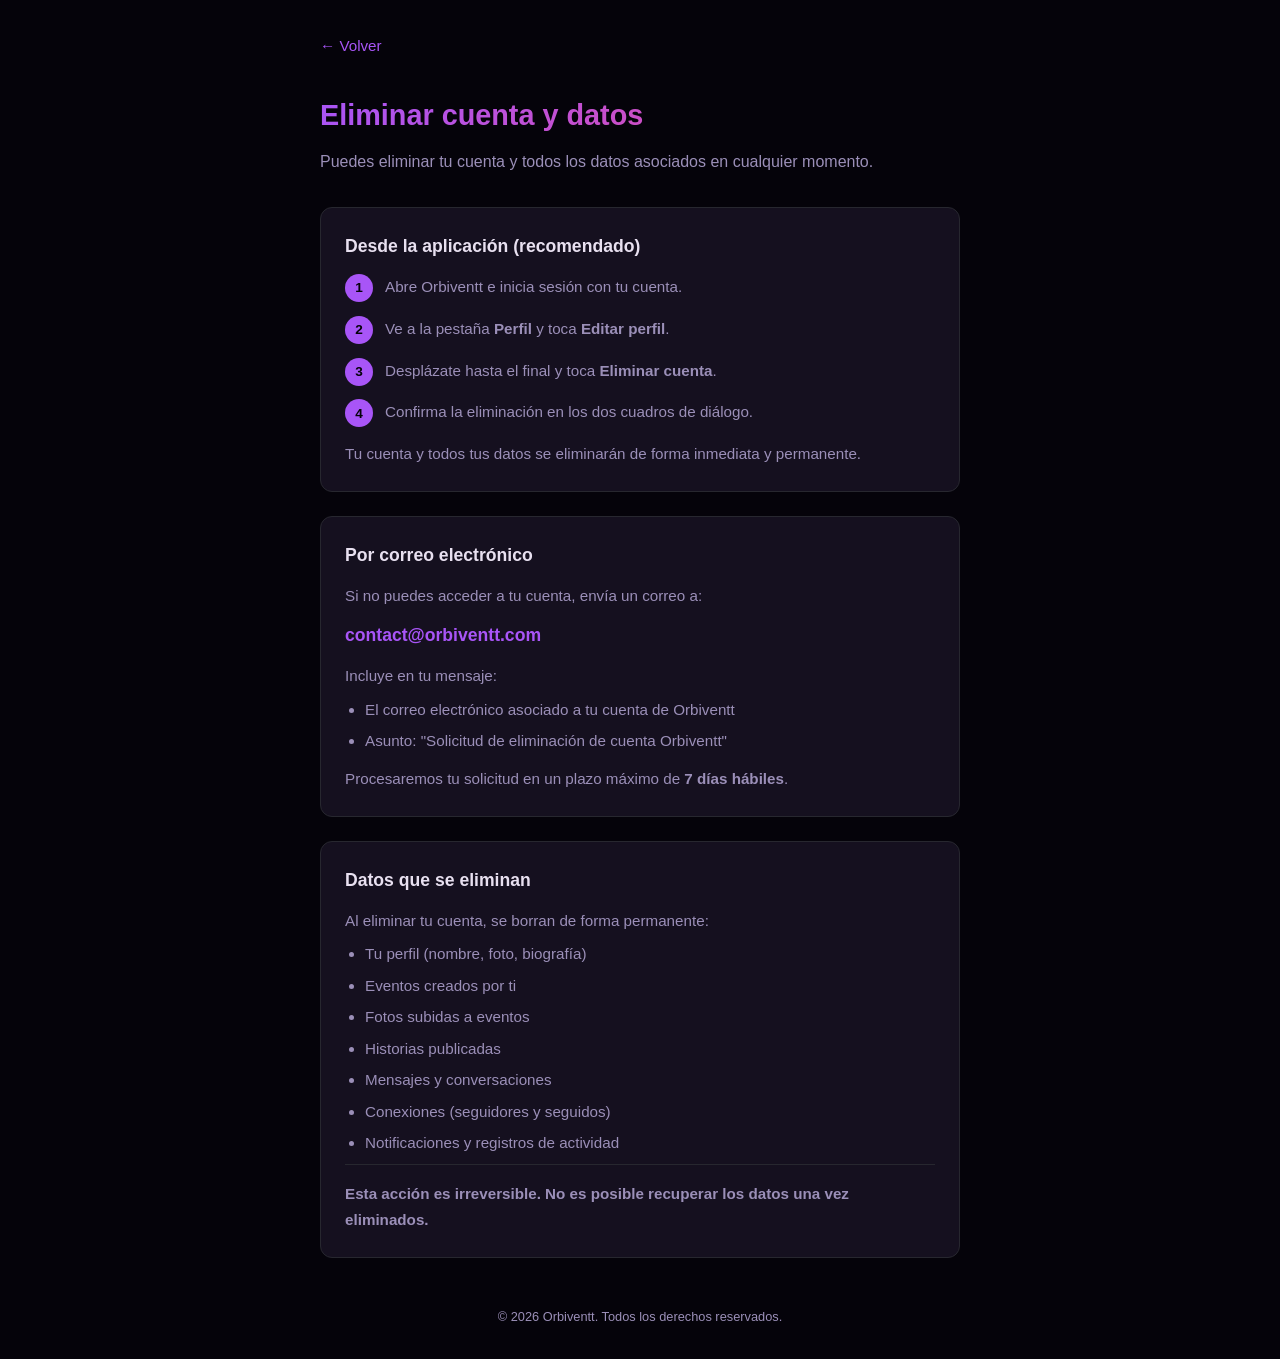
<file: delete-account.html>
<!DOCTYPE html>
<html lang="es-MX">
<head>
    <meta charset="UTF-8">
    <meta http-equiv="Content-Security-Policy" content="default-src 'self'; script-src 'none'; style-src 'unsafe-inline'; img-src 'self'; font-src 'self'; connect-src 'none'; frame-src 'none'; object-src 'none'; base-uri 'self'; form-action 'none'">
    <meta name="referrer" content="strict-origin-when-cross-origin">
    <meta name="viewport" content="width=device-width, initial-scale=1.0">
    <!-- ENV-SPECIFIC: deployment base path. Rewritten to "/" on promotion. -->
    <base href="/vyvent-legal/">
    <!-- ENV-SPECIFIC: DEV mirror only. Removed on promotion to production. -->
    <meta name="robots" content="noindex">
    <link rel="icon" type="image/png" href="assets/favicon.png">
    <title>Orbiventt — Eliminar cuenta y datos</title>
    <meta name="description" content="Cómo solicitar la eliminación de tu cuenta de Orbiventt y de tus datos, desde la aplicación o por correo electrónico.">
    <link rel="canonical" href="https://orbiventt.com/delete-account.html">
    <style>
        :root { --bg: #05030A; --surface: #15101F; --text: #E8E0F0; --muted: #9B8FB8; --primary: #A855F7; --accent: #EC4899; --accent-cyan: #22D3EE; --border: #27272F; --error: #F97373; }
        * { margin: 0; padding: 0; box-sizing: border-box; }
        body { font-family: -apple-system, BlinkMacSystemFont, 'Segoe UI', Roboto, sans-serif; background: var(--bg); color: var(--text); line-height: 1.7; padding: 2rem 1rem; }
        .container { max-width: 640px; margin: 0 auto; }
        .back { display: inline-flex; align-items: center; gap: 0.4rem; color: var(--primary); text-decoration: none; font-size: 0.95rem; margin-bottom: 2rem; }
        .back:hover { text-decoration: underline; }
        h1 { font-size: 1.8rem; font-weight: 800; margin-bottom: 0.5rem; background: linear-gradient(135deg, var(--primary), var(--accent)); -webkit-background-clip: text; -webkit-text-fill-color: transparent; }
        .subtitle { color: var(--muted); font-size: 1rem; margin-bottom: 2rem; }
        .card { background: var(--surface); border: 1px solid var(--border); border-radius: 12px; padding: 1.5rem; margin-bottom: 1.5rem; }
        .card h2 { font-size: 1.1rem; font-weight: 700; margin-bottom: 0.75rem; color: var(--text); }
        .card p, .card li { color: var(--muted); font-size: 0.95rem; }
        .card ul { padding-left: 1.25rem; margin-top: 0.5rem; }
        .card li { margin-bottom: 0.35rem; }
        .steps { counter-reset: step; list-style: none; padding: 0; }
        .steps li { counter-increment: step; position: relative; padding-left: 2.5rem; margin-bottom: 1rem; }
        .steps li::before { content: counter(step); position: absolute; left: 0; width: 1.75rem; height: 1.75rem; background: var(--primary); color: var(--bg); border-radius: 50%; font-weight: 700; font-size: 0.85rem; display: flex; align-items: center; justify-content: center; }
        .highlight { color: var(--error); font-weight: 600; }
        .email-link { color: var(--primary); text-decoration: none; font-weight: 600; }
        .email-link:hover { text-decoration: underline; }
        .divider { border: none; border-top: 1px solid var(--border); margin: 0.5rem 0 1rem; }
        footer { text-align: center; color: var(--muted); font-size: 0.8rem; margin-top: 3rem; }
    </style>
</head>
<body>
    <div class="container">
        <a href="index.html" class="back">&larr; Volver</a>

        <h1>Eliminar cuenta y datos</h1>
        <p class="subtitle">Puedes eliminar tu cuenta y todos los datos asociados en cualquier momento.</p>

        <div class="card">
            <h2>Desde la aplicación (recomendado)</h2>
            <ol class="steps">
                <li>Abre Orbiventt e inicia sesión con tu cuenta.</li>
                <li>Ve a la pestaña <strong>Perfil</strong> y toca <strong>Editar perfil</strong>.</li>
                <li>Desplázate hasta el final y toca <strong>Eliminar cuenta</strong>.</li>
                <li>Confirma la eliminación en los dos cuadros de diálogo.</li>
            </ol>
            <p>Tu cuenta y todos tus datos se eliminarán de forma inmediata y permanente.</p>
        </div>

        <div class="card">
            <h2>Por correo electrónico</h2>
            <p>Si no puedes acceder a tu cuenta, envía un correo a:</p>
            <p style="margin-top: 0.75rem; font-size: 1.1rem;">
                <a href="mailto:contact@orbiventt.com?subject=Solicitud%20de%20eliminación%20de%20cuenta%20Orbiventt" class="email-link">contact@orbiventt.com</a>
            </p>
            <p style="margin-top: 0.75rem;">Incluye en tu mensaje:</p>
            <ul>
                <li>El correo electrónico asociado a tu cuenta de Orbiventt</li>
                <li>Asunto: "Solicitud de eliminación de cuenta Orbiventt"</li>
            </ul>
            <p style="margin-top: 0.75rem;">Procesaremos tu solicitud en un plazo máximo de <strong>7 días hábiles</strong>.</p>
        </div>

        <div class="card">
            <h2>Datos que se eliminan</h2>
            <p>Al eliminar tu cuenta, se borran de forma permanente:</p>
            <ul>
                <li>Tu perfil (nombre, foto, biografía)</li>
                <li>Eventos creados por ti</li>
                <li>Fotos subidas a eventos</li>
                <li>Historias publicadas</li>
                <li>Mensajes y conversaciones</li>
                <li>Conexiones (seguidores y seguidos)</li>
                <li>Notificaciones y registros de actividad</li>
            </ul>
            <hr class="divider">
            <p class="highlight">Esta acción es irreversible. No es posible recuperar los datos una vez eliminados.</p>
        </div>
    </div>

    <footer>&copy; 2026 Orbiventt. Todos los derechos reservados.</footer>
</body>
</html>
</file>
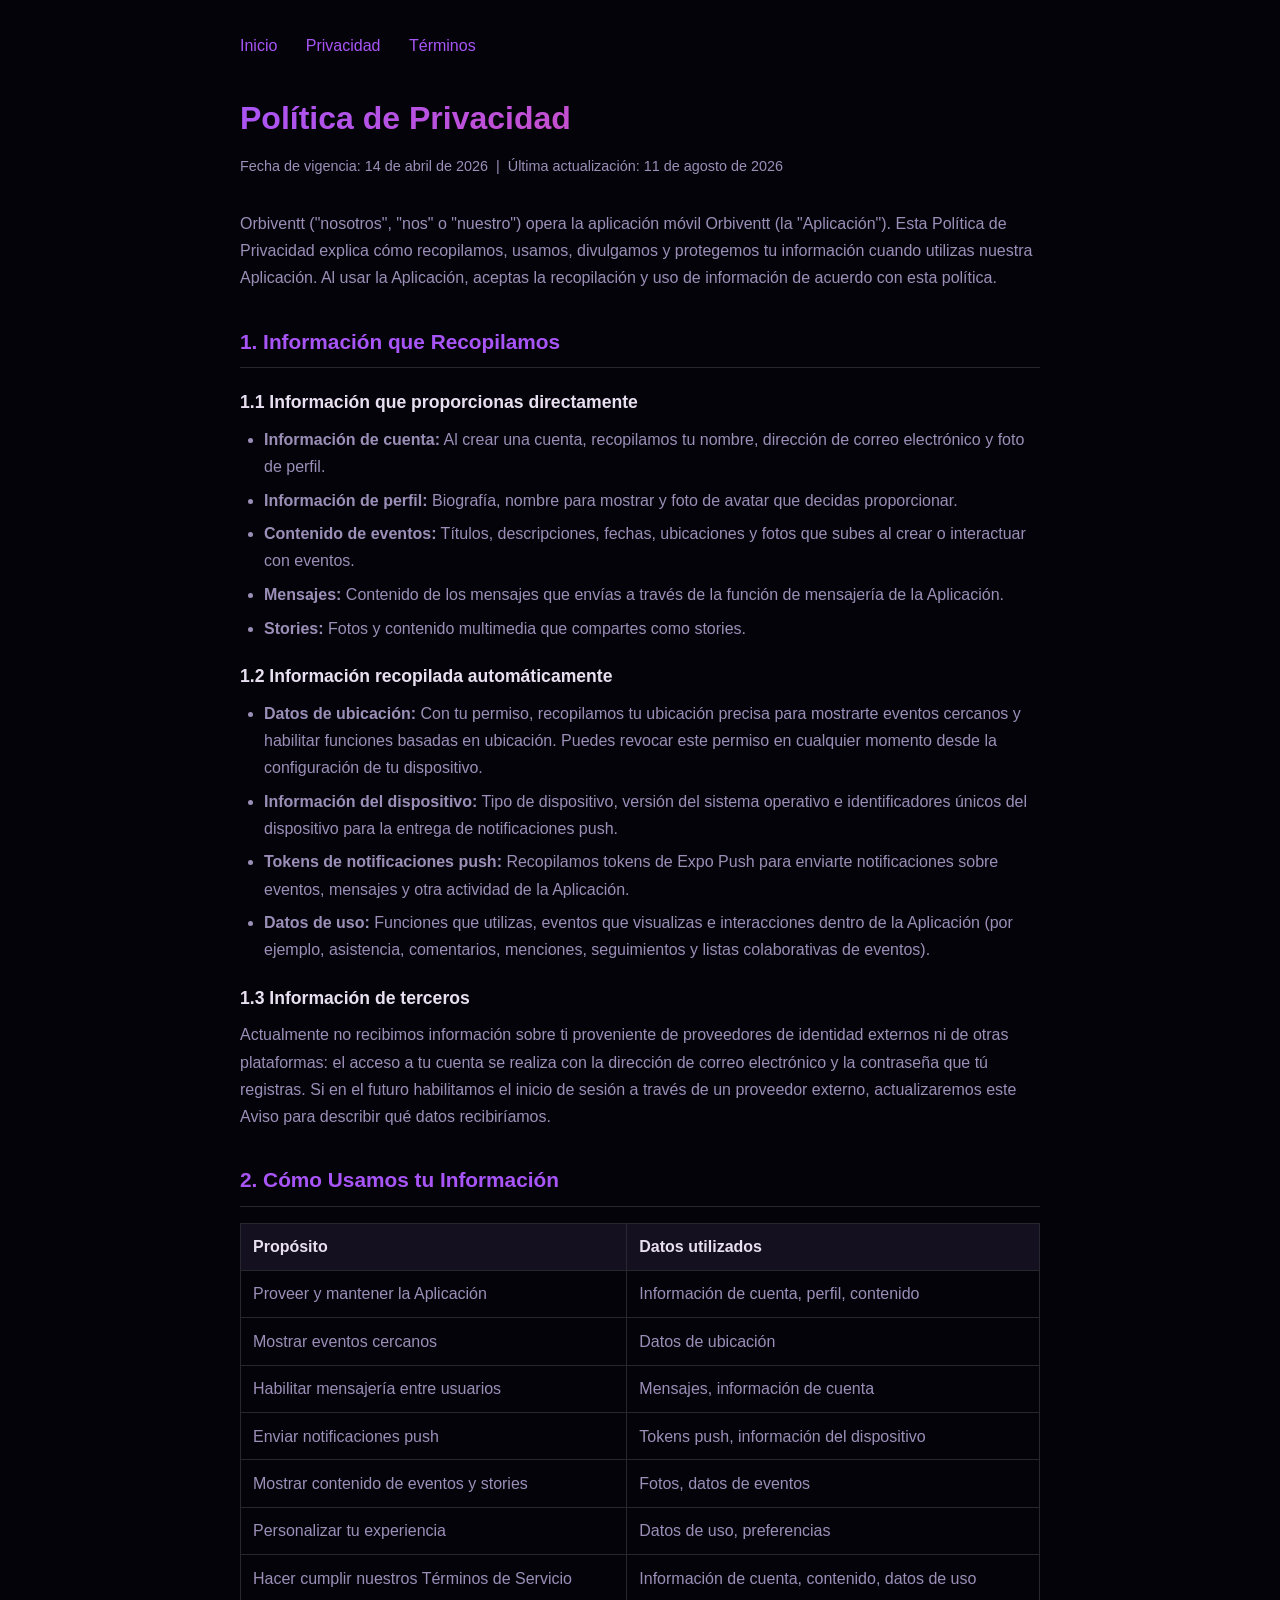
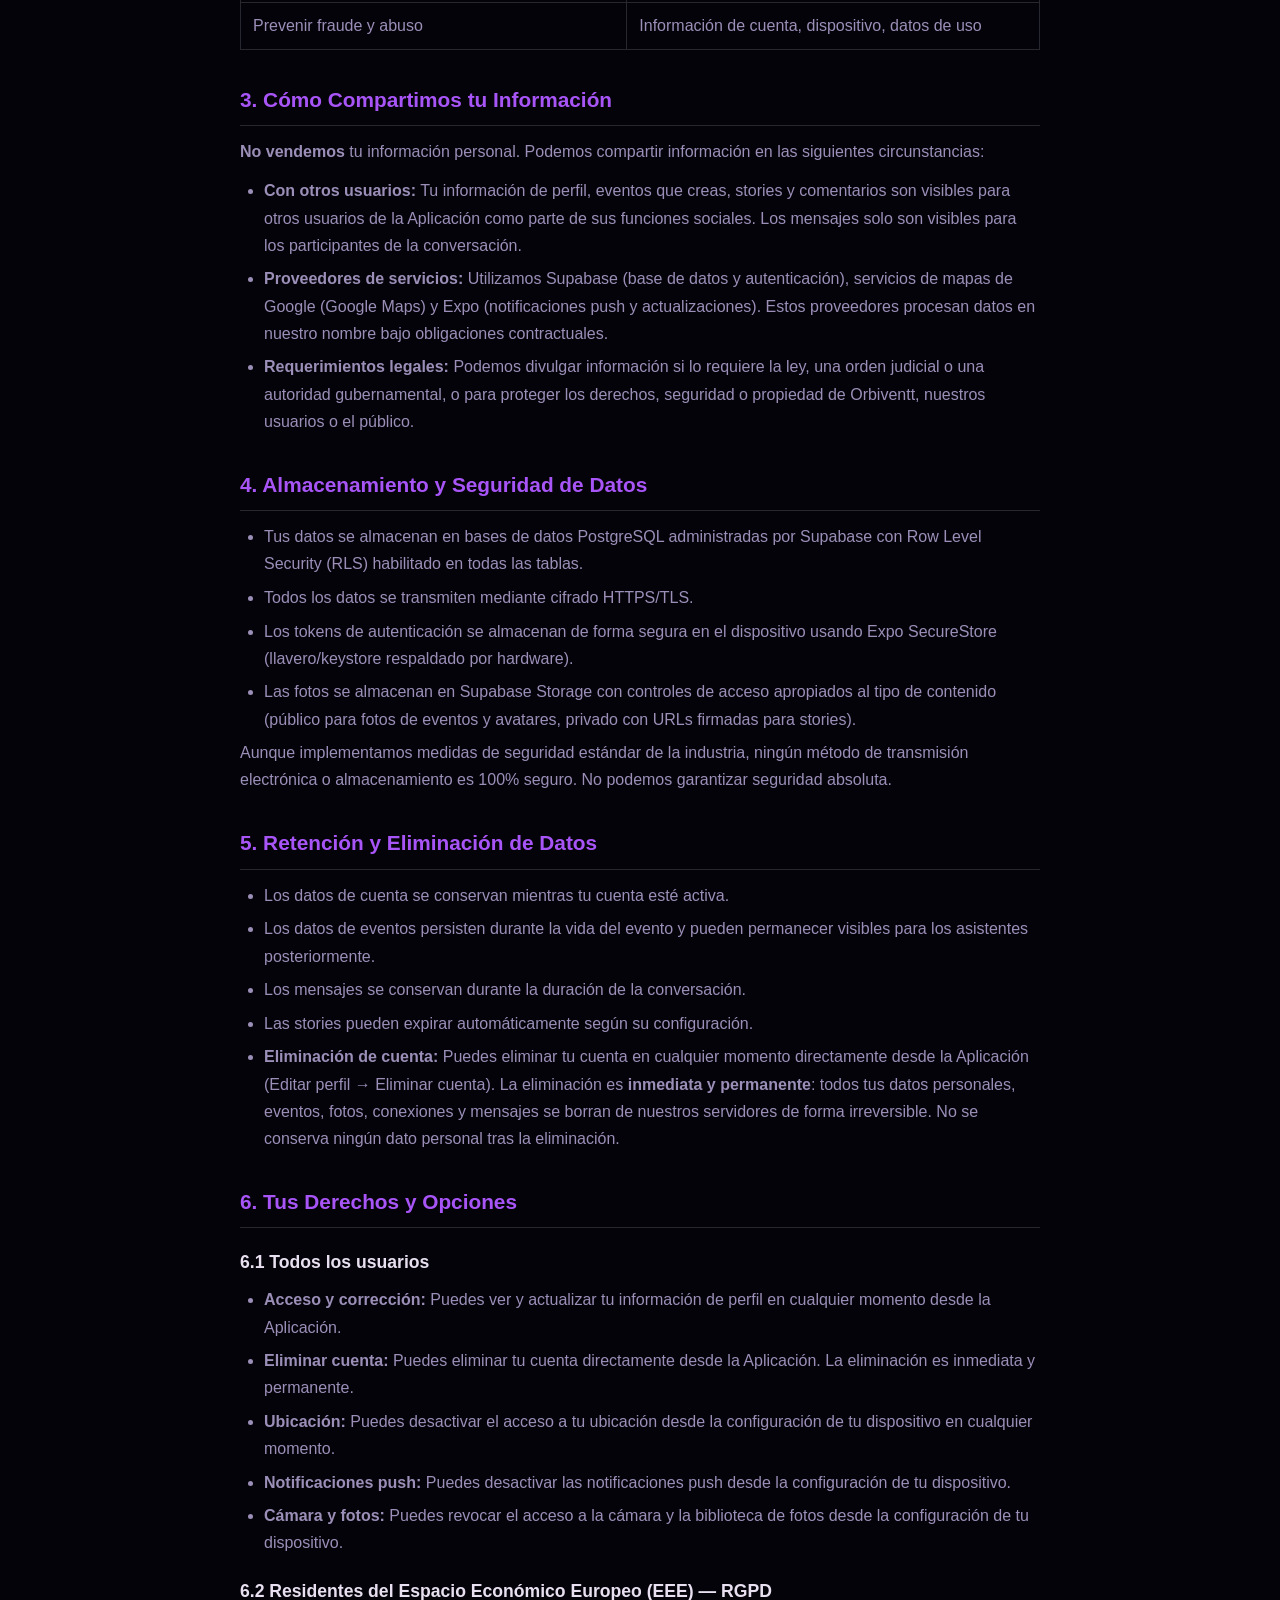
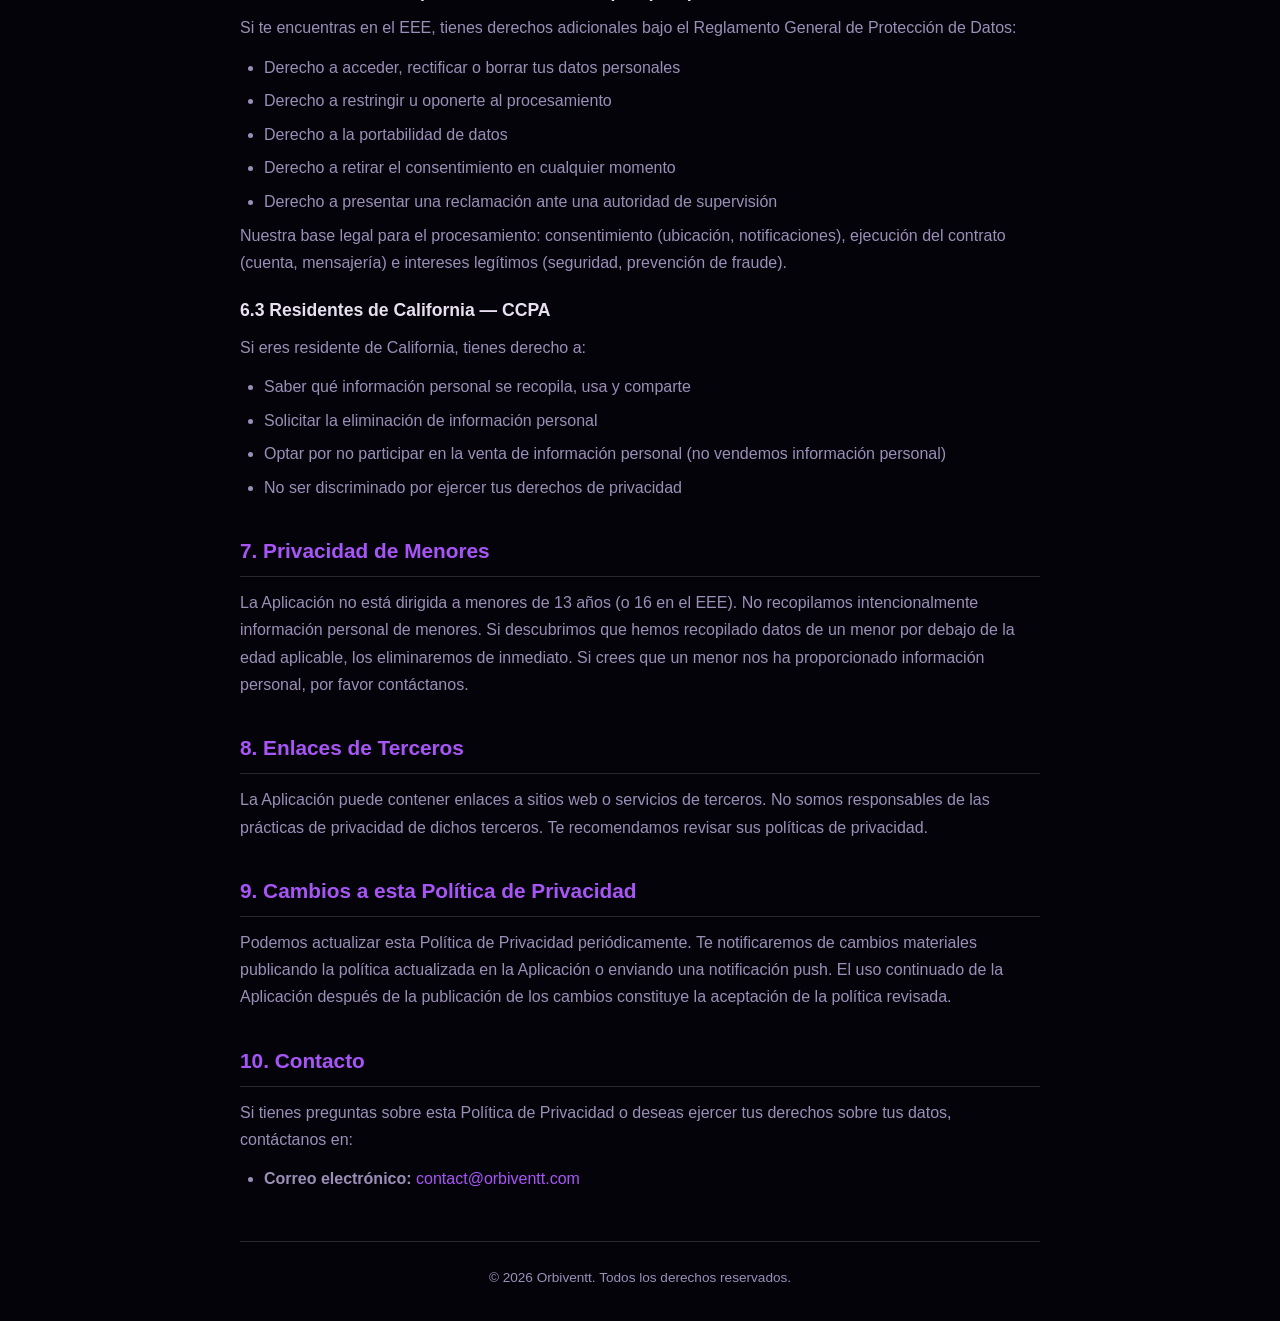
<file: privacy-policy.html>
<!DOCTYPE html>
<html lang="es-MX">
<head>
    <meta charset="UTF-8">
    <meta http-equiv="Content-Security-Policy" content="default-src 'self'; script-src 'none'; style-src 'unsafe-inline'; img-src 'self'; font-src 'self'; connect-src 'none'; frame-src 'none'; object-src 'none'; base-uri 'self'; form-action 'none'">
    <meta name="referrer" content="strict-origin-when-cross-origin">
    <meta name="viewport" content="width=device-width, initial-scale=1.0">
    <!-- ENV-SPECIFIC: deployment base path. Rewritten to "/" on promotion. -->
    <base href="/vyvent-legal/">
    <!-- ENV-SPECIFIC: DEV mirror only. Removed on promotion to production. -->
    <meta name="robots" content="noindex">
    <link rel="icon" type="image/png" href="assets/favicon.png">
    <title>Política de Privacidad — Orbiventt</title>
    <meta name="description" content="Política de Privacidad de Orbiventt: cómo la red social de eventos recopila, usa y protege tus datos personales.">
    <link rel="canonical" href="https://orbiventt.com/privacy-policy.html">
    <style>
        :root { --bg: #05030A; --surface: #15101F; --text: #E8E0F0; --muted: #9B8FB8; --primary: #A855F7; --accent: #EC4899; --accent-cyan: #22D3EE; --border: #27272F; }
        * { margin: 0; padding: 0; box-sizing: border-box; }
        body { font-family: -apple-system, BlinkMacSystemFont, 'Segoe UI', Roboto, sans-serif; background: var(--bg); color: var(--text); line-height: 1.7; padding: 2rem 1rem; }
        .container { max-width: 800px; margin: 0 auto; }
        h1 { font-size: 2rem; margin-bottom: 0.5rem; background: linear-gradient(135deg, var(--primary), var(--accent)); -webkit-background-clip: text; -webkit-text-fill-color: transparent; }
        h2 { font-size: 1.3rem; color: var(--primary); margin-top: 2rem; margin-bottom: 0.75rem; border-bottom: 1px solid var(--border); padding-bottom: 0.5rem; }
        h3 { font-size: 1.1rem; color: var(--text); margin-top: 1.25rem; margin-bottom: 0.5rem; }
        p, li { color: var(--muted); margin-bottom: 0.75rem; }
        ul { padding-left: 1.5rem; }
        li { margin-bottom: 0.4rem; }
        .effective-date { color: var(--muted); font-size: 0.9rem; margin-bottom: 2rem; }
        a { color: var(--primary); text-decoration: none; }
        a:hover { text-decoration: underline; }
        table { width: 100%; border-collapse: collapse; margin: 1rem 0; }
        th, td { text-align: left; padding: 0.6rem 0.75rem; border: 1px solid var(--border); color: var(--muted); }
        th { background: var(--surface); color: var(--text); font-weight: 600; }
        .nav { margin-bottom: 2rem; }
        .nav a { margin-right: 1.5rem; font-weight: 500; }
        footer { margin-top: 3rem; padding-top: 1.5rem; border-top: 1px solid var(--border); color: var(--muted); font-size: 0.85rem; text-align: center; }
    </style>
</head>
<body>
    <div class="container">
        <nav class="nav">
            <a href="index.html">Inicio</a>
            <a href="privacy-policy.html">Privacidad</a>
            <a href="terms-of-service.html">Términos</a>
        </nav>

        <h1>Política de Privacidad</h1>
        <p class="effective-date">Fecha de vigencia: 14 de abril de 2026 &nbsp;|&nbsp; Última actualización: 11 de agosto de 2026</p>

        <p>Orbiventt ("nosotros", "nos" o "nuestro") opera la aplicación móvil Orbiventt (la "Aplicación"). Esta Política de Privacidad explica cómo recopilamos, usamos, divulgamos y protegemos tu información cuando utilizas nuestra Aplicación. Al usar la Aplicación, aceptas la recopilación y uso de información de acuerdo con esta política.</p>

        <h2>1. Información que Recopilamos</h2>

        <h3>1.1 Información que proporcionas directamente</h3>
        <ul>
            <li><strong>Información de cuenta:</strong> Al crear una cuenta, recopilamos tu nombre, dirección de correo electrónico y foto de perfil.</li>
            <li><strong>Información de perfil:</strong> Biografía, nombre para mostrar y foto de avatar que decidas proporcionar.</li>
            <li><strong>Contenido de eventos:</strong> Títulos, descripciones, fechas, ubicaciones y fotos que subes al crear o interactuar con eventos.</li>
            <li><strong>Mensajes:</strong> Contenido de los mensajes que envías a través de la función de mensajería de la Aplicación.</li>
            <li><strong>Stories:</strong> Fotos y contenido multimedia que compartes como stories.</li>
        </ul>

        <h3>1.2 Información recopilada automáticamente</h3>
        <ul>
            <li><strong>Datos de ubicación:</strong> Con tu permiso, recopilamos tu ubicación precisa para mostrarte eventos cercanos y habilitar funciones basadas en ubicación. Puedes revocar este permiso en cualquier momento desde la configuración de tu dispositivo.</li>
            <li><strong>Información del dispositivo:</strong> Tipo de dispositivo, versión del sistema operativo e identificadores únicos del dispositivo para la entrega de notificaciones push.</li>
            <li><strong>Tokens de notificaciones push:</strong> Recopilamos tokens de Expo Push para enviarte notificaciones sobre eventos, mensajes y otra actividad de la Aplicación.</li>
            <li><strong>Datos de uso:</strong> Funciones que utilizas, eventos que visualizas e interacciones dentro de la Aplicación (por ejemplo, asistencia, comentarios, menciones, seguimientos y listas colaborativas de eventos).</li>
        </ul>

        <h3>1.3 Información de terceros</h3>
        <p>Actualmente no recibimos información sobre ti proveniente de proveedores de identidad externos ni de otras plataformas: el acceso a tu cuenta se realiza con la dirección de correo electrónico y la contraseña que tú registras. Si en el futuro habilitamos el inicio de sesión a través de un proveedor externo, actualizaremos este Aviso para describir qué datos recibiríamos.</p>

        <h2>2. Cómo Usamos tu Información</h2>
        <table>
            <tr><th>Propósito</th><th>Datos utilizados</th></tr>
            <tr><td>Proveer y mantener la Aplicación</td><td>Información de cuenta, perfil, contenido</td></tr>
            <tr><td>Mostrar eventos cercanos</td><td>Datos de ubicación</td></tr>
            <tr><td>Habilitar mensajería entre usuarios</td><td>Mensajes, información de cuenta</td></tr>
            <tr><td>Enviar notificaciones push</td><td>Tokens push, información del dispositivo</td></tr>
            <tr><td>Mostrar contenido de eventos y stories</td><td>Fotos, datos de eventos</td></tr>
            <tr><td>Personalizar tu experiencia</td><td>Datos de uso, preferencias</td></tr>
            <tr><td>Hacer cumplir nuestros Términos de Servicio</td><td>Información de cuenta, contenido, datos de uso</td></tr>
            <tr><td>Prevenir fraude y abuso</td><td>Información de cuenta, dispositivo, datos de uso</td></tr>
        </table>

        <h2>3. Cómo Compartimos tu Información</h2>
        <p><strong>No vendemos</strong> tu información personal. Podemos compartir información en las siguientes circunstancias:</p>
        <ul>
            <li><strong>Con otros usuarios:</strong> Tu información de perfil, eventos que creas, stories y comentarios son visibles para otros usuarios de la Aplicación como parte de sus funciones sociales. Los mensajes solo son visibles para los participantes de la conversación.</li>
            <li><strong>Proveedores de servicios:</strong> Utilizamos Supabase (base de datos y autenticación), servicios de mapas de Google (Google Maps) y Expo (notificaciones push y actualizaciones). Estos proveedores procesan datos en nuestro nombre bajo obligaciones contractuales.</li>
            <li><strong>Requerimientos legales:</strong> Podemos divulgar información si lo requiere la ley, una orden judicial o una autoridad gubernamental, o para proteger los derechos, seguridad o propiedad de Orbiventt, nuestros usuarios o el público.</li>
        </ul>

        <h2>4. Almacenamiento y Seguridad de Datos</h2>
        <ul>
            <li>Tus datos se almacenan en bases de datos PostgreSQL administradas por Supabase con Row Level Security (RLS) habilitado en todas las tablas.</li>
            <li>Todos los datos se transmiten mediante cifrado HTTPS/TLS.</li>
            <li>Los tokens de autenticación se almacenan de forma segura en el dispositivo usando Expo SecureStore (llavero/keystore respaldado por hardware).</li>
            <li>Las fotos se almacenan en Supabase Storage con controles de acceso apropiados al tipo de contenido (público para fotos de eventos y avatares, privado con URLs firmadas para stories).</li>
        </ul>
        <p>Aunque implementamos medidas de seguridad estándar de la industria, ningún método de transmisión electrónica o almacenamiento es 100% seguro. No podemos garantizar seguridad absoluta.</p>

        <h2>5. Retención y Eliminación de Datos</h2>
        <ul>
            <li>Los datos de cuenta se conservan mientras tu cuenta esté activa.</li>
            <li>Los datos de eventos persisten durante la vida del evento y pueden permanecer visibles para los asistentes posteriormente.</li>
            <li>Los mensajes se conservan durante la duración de la conversación.</li>
            <li>Las stories pueden expirar automáticamente según su configuración.</li>
            <li><strong>Eliminación de cuenta:</strong> Puedes eliminar tu cuenta en cualquier momento directamente desde la Aplicación (Editar perfil → Eliminar cuenta). La eliminación es <strong>inmediata y permanente</strong>: todos tus datos personales, eventos, fotos, conexiones y mensajes se borran de nuestros servidores de forma irreversible. No se conserva ningún dato personal tras la eliminación.</li>
        </ul>

        <h2>6. Tus Derechos y Opciones</h2>

        <h3>6.1 Todos los usuarios</h3>
        <ul>
            <li><strong>Acceso y corrección:</strong> Puedes ver y actualizar tu información de perfil en cualquier momento desde la Aplicación.</li>
            <li><strong>Eliminar cuenta:</strong> Puedes eliminar tu cuenta directamente desde la Aplicación. La eliminación es inmediata y permanente.</li>
            <li><strong>Ubicación:</strong> Puedes desactivar el acceso a tu ubicación desde la configuración de tu dispositivo en cualquier momento.</li>
            <li><strong>Notificaciones push:</strong> Puedes desactivar las notificaciones push desde la configuración de tu dispositivo.</li>
            <li><strong>Cámara y fotos:</strong> Puedes revocar el acceso a la cámara y la biblioteca de fotos desde la configuración de tu dispositivo.</li>
        </ul>

        <h3>6.2 Residentes del Espacio Económico Europeo (EEE) — RGPD</h3>
        <p>Si te encuentras en el EEE, tienes derechos adicionales bajo el Reglamento General de Protección de Datos:</p>
        <ul>
            <li>Derecho a acceder, rectificar o borrar tus datos personales</li>
            <li>Derecho a restringir u oponerte al procesamiento</li>
            <li>Derecho a la portabilidad de datos</li>
            <li>Derecho a retirar el consentimiento en cualquier momento</li>
            <li>Derecho a presentar una reclamación ante una autoridad de supervisión</li>
        </ul>
        <p>Nuestra base legal para el procesamiento: consentimiento (ubicación, notificaciones), ejecución del contrato (cuenta, mensajería) e intereses legítimos (seguridad, prevención de fraude).</p>

        <h3>6.3 Residentes de California — CCPA</h3>
        <p>Si eres residente de California, tienes derecho a:</p>
        <ul>
            <li>Saber qué información personal se recopila, usa y comparte</li>
            <li>Solicitar la eliminación de información personal</li>
            <li>Optar por no participar en la venta de información personal (no vendemos información personal)</li>
            <li>No ser discriminado por ejercer tus derechos de privacidad</li>
        </ul>

        <h2>7. Privacidad de Menores</h2>
        <p>La Aplicación no está dirigida a menores de 13 años (o 16 en el EEE). No recopilamos intencionalmente información personal de menores. Si descubrimos que hemos recopilado datos de un menor por debajo de la edad aplicable, los eliminaremos de inmediato. Si crees que un menor nos ha proporcionado información personal, por favor contáctanos.</p>

        <h2>8. Enlaces de Terceros</h2>
        <p>La Aplicación puede contener enlaces a sitios web o servicios de terceros. No somos responsables de las prácticas de privacidad de dichos terceros. Te recomendamos revisar sus políticas de privacidad.</p>

        <h2>9. Cambios a esta Política de Privacidad</h2>
        <p>Podemos actualizar esta Política de Privacidad periódicamente. Te notificaremos de cambios materiales publicando la política actualizada en la Aplicación o enviando una notificación push. El uso continuado de la Aplicación después de la publicación de los cambios constituye la aceptación de la política revisada.</p>

        <h2>10. Contacto</h2>
        <p>Si tienes preguntas sobre esta Política de Privacidad o deseas ejercer tus derechos sobre tus datos, contáctanos en:</p>
        <ul>
            <li><strong>Correo electrónico:</strong> <a href="mailto:contact@orbiventt.com">contact@orbiventt.com</a></li>
        </ul>

        <footer>
            &copy; 2026 Orbiventt. Todos los derechos reservados.
        </footer>
    </div>
</body>
</html>
</file>
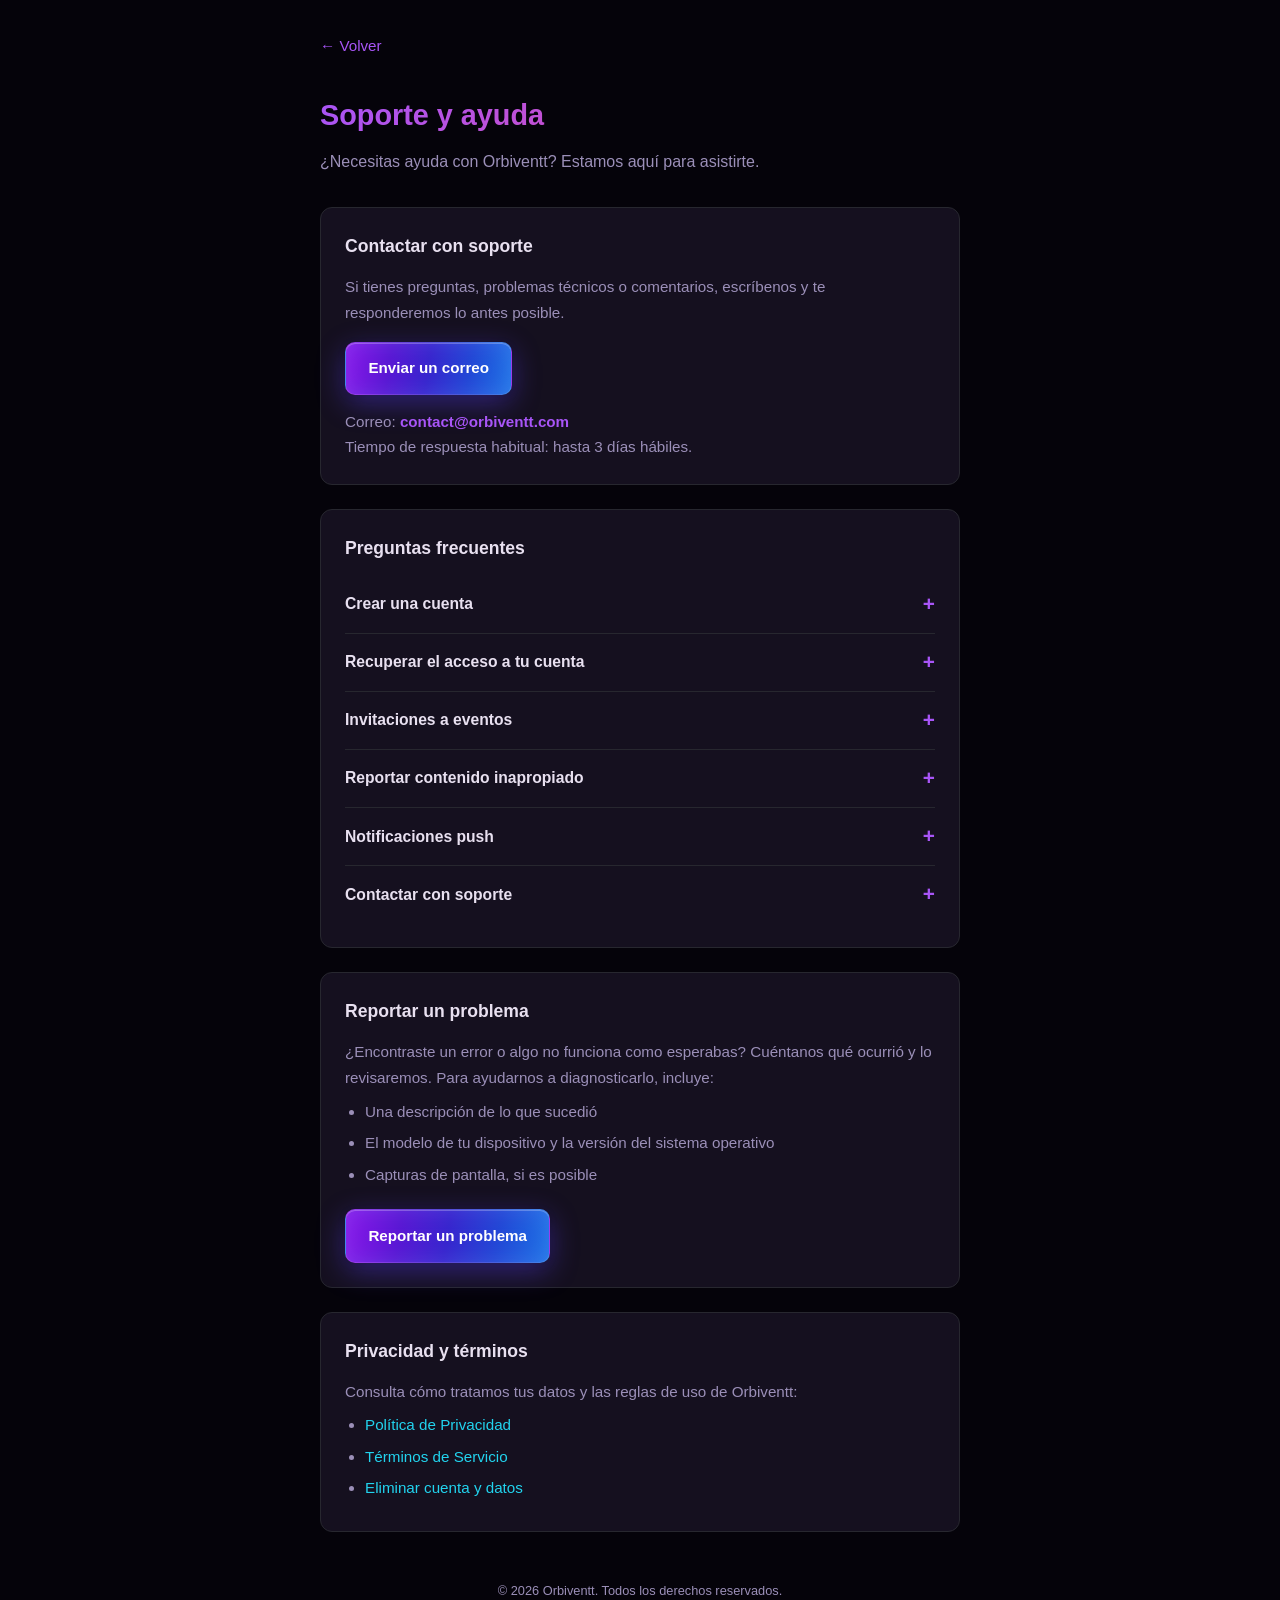
<file: support.html>
<!DOCTYPE html>
<html lang="es-MX">
<head>
    <meta charset="UTF-8">
    <meta http-equiv="Content-Security-Policy" content="default-src 'self'; script-src 'none'; style-src 'unsafe-inline'; img-src 'self'; font-src 'self'; connect-src 'none'; frame-src 'none'; object-src 'none'; base-uri 'self'; form-action 'none'">
    <meta name="referrer" content="strict-origin-when-cross-origin">
    <meta name="viewport" content="width=device-width, initial-scale=1.0">
    <!-- ENV-SPECIFIC: deployment base path. Rewritten to "/" on promotion. -->
    <base href="/vyvent-legal/">
    <!-- ENV-SPECIFIC: DEV mirror only. Removed on promotion to production. -->
    <meta name="robots" content="noindex">
    <link rel="icon" type="image/png" href="assets/favicon.png">
    <title>Orbiventt — Soporte y ayuda</title>
    <meta name="description" content="Centro de soporte de Orbiventt: contacta con nuestro equipo, consulta las preguntas frecuentes y reporta un problema.">
    <link rel="canonical" href="https://orbiventt.com/support.html">
    <style>
        :root { --bg: #05030A; --surface: #15101F; --text: #E8E0F0; --muted: #9B8FB8; --primary: #A855F7; --accent: #EC4899; --accent-cyan: #22D3EE; --border: #27272F; }
        * { margin: 0; padding: 0; box-sizing: border-box; }
        body { font-family: -apple-system, BlinkMacSystemFont, 'Segoe UI', Roboto, sans-serif; background: var(--bg); color: var(--text); line-height: 1.7; padding: 2rem 1rem; }
        .container { max-width: 640px; margin: 0 auto; }
        .back { display: inline-flex; align-items: center; gap: 0.4rem; color: var(--primary); text-decoration: none; font-size: 0.95rem; margin-bottom: 2rem; }
        .back:hover { text-decoration: underline; }
        h1 { font-size: 1.8rem; font-weight: 800; margin-bottom: 0.5rem; background: linear-gradient(135deg, var(--primary), var(--accent)); -webkit-background-clip: text; -webkit-text-fill-color: transparent; }
        .subtitle { color: var(--muted); font-size: 1rem; margin-bottom: 2rem; }
        .card { background: var(--surface); border: 1px solid var(--border); border-radius: 12px; padding: 1.5rem; margin-bottom: 1.5rem; }
        .card h2 { font-size: 1.1rem; font-weight: 700; margin-bottom: 0.75rem; color: var(--text); }
        .card p, .card li { color: var(--muted); font-size: 0.95rem; }
        .card ul { padding-left: 1.25rem; margin-top: 0.5rem; }
        .card li { margin-bottom: 0.35rem; }
        .email-link { color: var(--primary); text-decoration: none; font-weight: 600; }
        .email-link:hover { text-decoration: underline; }
        /* Primary CTA — approved Orbiventt premium treatment, matched to the
           event-preview page (#openApp in 404.html): blue->purple gradient,
           glass border, outer + inner glow, hover lift. Shared by every button
           on this page; inline text links (.back, .email-link, legal links) are
           unaffected. Geometry (inline-block, padding, radius) is kept as-is so
           the page layout does not change. */
        .btn { display: inline-block; margin-top: 1rem; padding: 0.8rem 1.4rem; background: linear-gradient(100deg, #8A18EA 0%, #5A18D4 27%, #3826CE 50%, #2348D6 74%, #1E74E6 100%); color: #fff; text-decoration: none; font-weight: 600; font-size: 0.95rem; border-radius: 10px; border: 1px solid rgba(255, 255, 255, 0.16); box-shadow: 0 8px 28px rgba(84, 60, 232, 0.45), 0 2px 6px rgba(0, 0, 0, 0.35), inset 0 1px 0 rgba(255, 255, 255, 0.25), inset 0 0 20px rgba(140, 165, 255, 0.20); transition: transform 0.2s ease, box-shadow 0.25s ease, filter 0.2s ease; }
        .btn:hover { filter: brightness(1.08); transform: translateY(-2px); box-shadow: 0 12px 34px rgba(96, 70, 240, 0.55), 0 3px 9px rgba(0, 0, 0, 0.42), inset 0 1px 0 rgba(255, 255, 255, 0.30), inset 0 0 24px rgba(150, 175, 255, 0.26); }
        .btn:active { transform: translateY(0); filter: brightness(1.02); }
        .response-time { color: var(--muted); font-size: 0.85rem; margin-top: 0.85rem; }
        details { border-top: 1px solid var(--border); }
        details:first-of-type { border-top: none; }
        summary { cursor: pointer; list-style: none; padding: 0.95rem 0; font-weight: 600; color: var(--text); font-size: 0.98rem; display: flex; justify-content: space-between; align-items: center; gap: 1rem; }
        summary::-webkit-details-marker { display: none; }
        summary::after { content: '+'; color: var(--primary); font-size: 1.3rem; font-weight: 700; line-height: 1; flex-shrink: 0; }
        details[open] summary::after { content: '\2212'; }
        details > p, details > ul { padding-bottom: 1rem; }
        .card a:not(.btn):not(.email-link) { color: var(--accent-cyan); text-decoration: none; }
        .card a:not(.btn):not(.email-link):hover { text-decoration: underline; }
        footer { text-align: center; color: var(--muted); font-size: 0.8rem; margin-top: 3rem; }
        footer a { color: var(--muted); text-decoration: none; }
        footer a:hover { color: var(--text); }
    </style>
</head>
<body>
    <div class="container">
        <a href="index.html" class="back">&larr; Volver</a>

        <h1>Soporte y ayuda</h1>
        <p class="subtitle">¿Necesitas ayuda con Orbiventt? Estamos aquí para asistirte.</p>

        <!-- Contact Support -->
        <div class="card">
            <h2>Contactar con soporte</h2>
            <p>Si tienes preguntas, problemas técnicos o comentarios, escríbenos y te responderemos lo antes posible.</p>
            <a href="mailto:contact@orbiventt.com?subject=Soporte%20Orbiventt" class="btn">Enviar un correo</a>
            <p class="response-time">Correo: <a href="mailto:contact@orbiventt.com?subject=Soporte%20Orbiventt" class="email-link">contact@orbiventt.com</a><br>
            Tiempo de respuesta habitual: hasta 3 días hábiles.</p>
        </div>

        <!-- Frequently Asked Questions -->
        <div class="card">
            <h2>Preguntas frecuentes</h2>

            <details>
                <summary>Crear una cuenta</summary>
                <p>Descarga Orbiventt, abre la aplicación y toca <strong>Crear cuenta</strong>. Introduce tu correo electrónico y una contraseña, o usa las opciones de registro disponibles. Recibirás un correo para confirmar tu dirección; una vez verificada, ya puedes iniciar sesión y empezar a descubrir eventos.</p>
            </details>

            <details>
                <summary>Recuperar el acceso a tu cuenta</summary>
                <p>En la pantalla de inicio de sesión, toca <strong>¿Olvidaste tu contraseña?</strong> e introduce el correo asociado a tu cuenta. Te enviaremos un enlace para restablecer la contraseña. Abre ese enlace desde tu dispositivo y define una contraseña nueva. Si no recibes el correo, revisa la carpeta de spam o escríbenos a soporte.</p>
            </details>

            <details>
                <summary>Invitaciones a eventos</summary>
                <p>Los organizadores pueden compartir un <strong>enlace de invitación</strong> a sus eventos. Al abrir el enlace desde tu teléfono, Orbiventt te llevará directamente al evento, donde podrás ver los detalles y confirmar tu asistencia. Si el enlace no abre la aplicación, asegúrate de tener Orbiventt instalado y actualizado.</p>
            </details>

            <details>
                <summary>Reportar contenido inapropiado</summary>
                <p>Toca el menú de opciones (<strong>···</strong>) en el evento, la publicación o el perfil que quieras reportar y selecciona <strong>Reportar</strong>. Revisamos todos los reportes y tomamos las medidas necesarias. También puedes escribirnos directamente a <a href="mailto:contact@orbiventt.com?subject=Reporte%20de%20contenido%20Orbiventt" class="email-link">contact@orbiventt.com</a> con los detalles.</p>
            </details>

            <details>
                <summary>Notificaciones push</summary>
                <p>Para recibir notificaciones (invitaciones, mensajes y actividad de tus eventos), concede el permiso de notificaciones cuando la aplicación lo solicite. Puedes activarlas o desactivarlas en cualquier momento desde los ajustes de notificaciones de tu dispositivo, en la sección de Orbiventt.</p>
            </details>

            <details>
                <summary>Contactar con soporte</summary>
                <p>La forma más rápida de recibir ayuda es por correo electrónico en <a href="mailto:contact@orbiventt.com?subject=Soporte%20Orbiventt" class="email-link">contact@orbiventt.com</a>. Incluye una descripción del problema y, si es posible, capturas de pantalla para ayudarnos a resolverlo más rápido.</p>
            </details>
        </div>

        <!-- Report a Problem -->
        <div class="card">
            <h2>Reportar un problema</h2>
            <p>¿Encontraste un error o algo no funciona como esperabas? Cuéntanos qué ocurrió y lo revisaremos. Para ayudarnos a diagnosticarlo, incluye:</p>
            <ul>
                <li>Una descripción de lo que sucedió</li>
                <li>El modelo de tu dispositivo y la versión del sistema operativo</li>
                <li>Capturas de pantalla, si es posible</li>
            </ul>
            <a href="mailto:contact@orbiventt.com?subject=Reporte%20de%20problema%20Orbiventt" class="btn">Reportar un problema</a>
        </div>

        <!-- Legal -->
        <div class="card">
            <h2>Privacidad y términos</h2>
            <p>Consulta cómo tratamos tus datos y las reglas de uso de Orbiventt:</p>
            <ul>
                <li><a href="privacy-policy.html">Política de Privacidad</a></li>
                <li><a href="terms-of-service.html">Términos de Servicio</a></li>
                <li><a href="delete-account.html">Eliminar cuenta y datos</a></li>
            </ul>
        </div>
    </div>

    <footer>&copy; 2026 Orbiventt. Todos los derechos reservados.</footer>
</body>
</html>
</file>
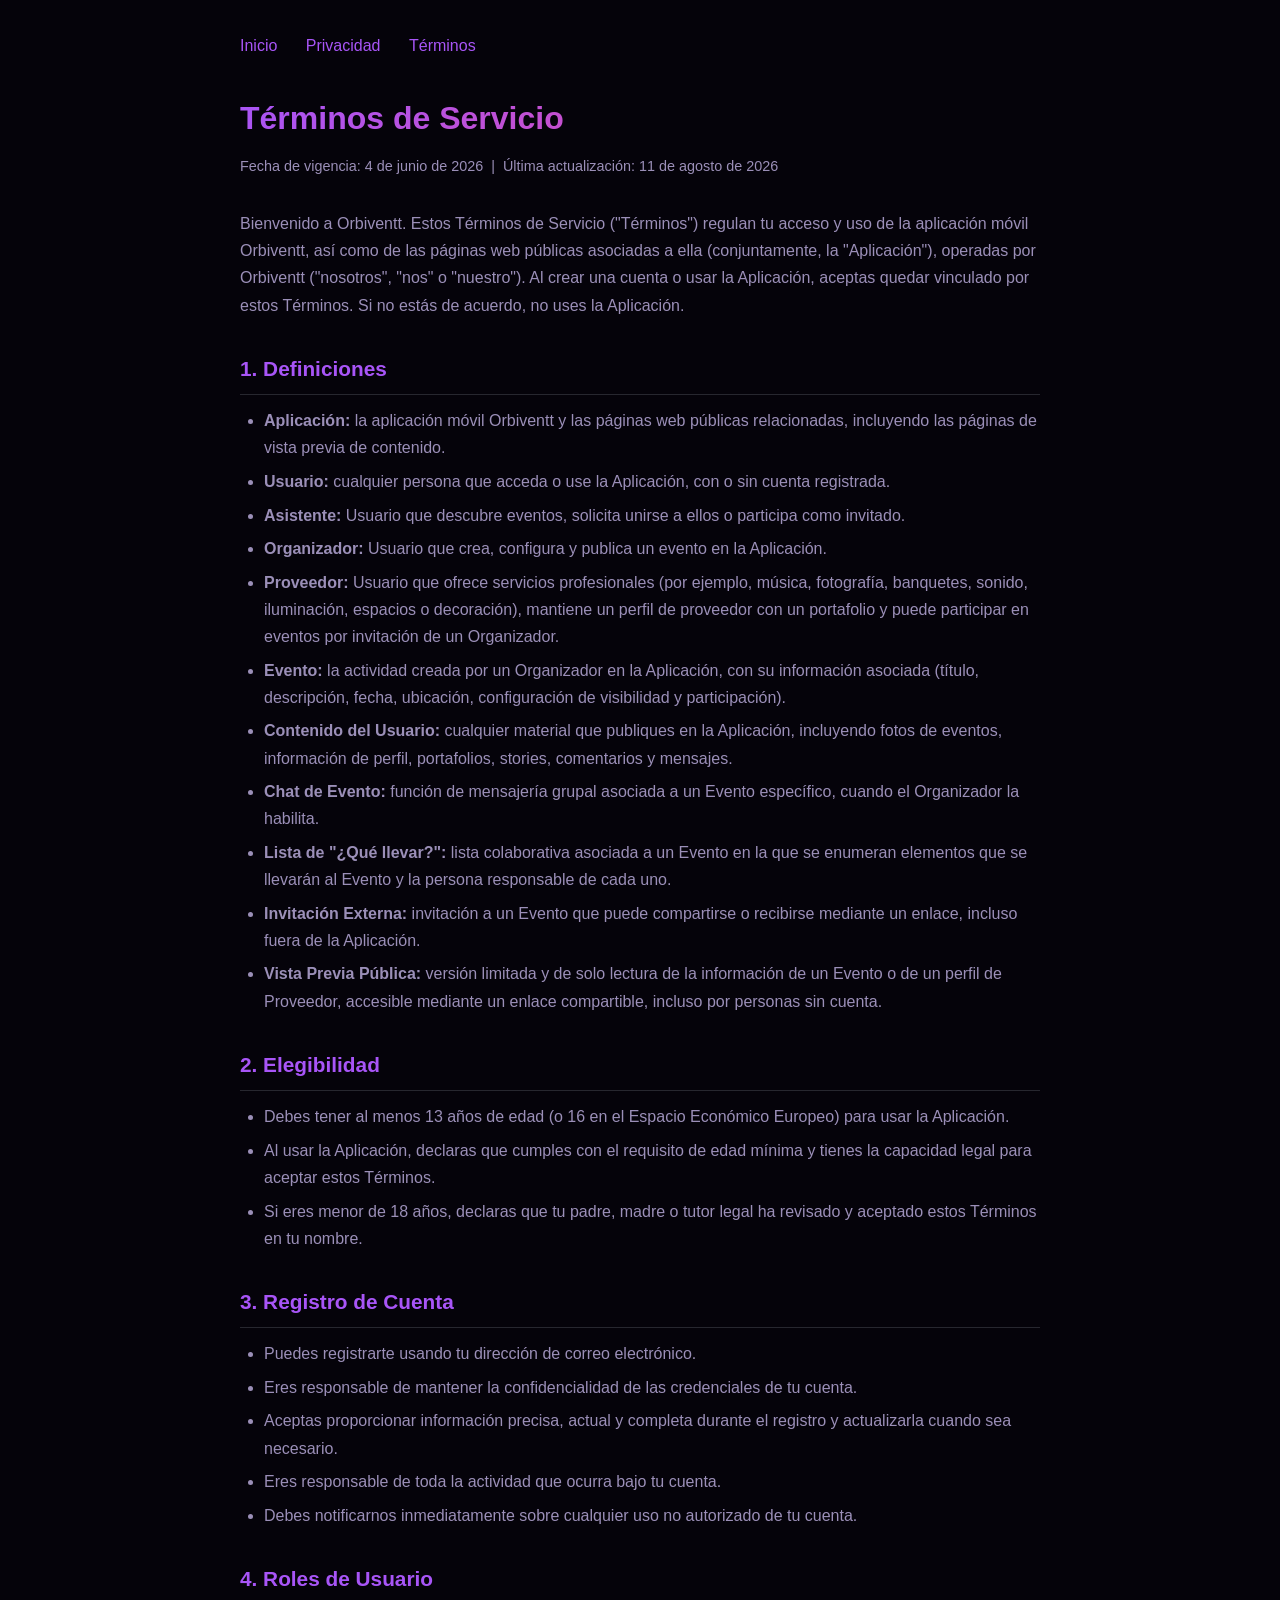
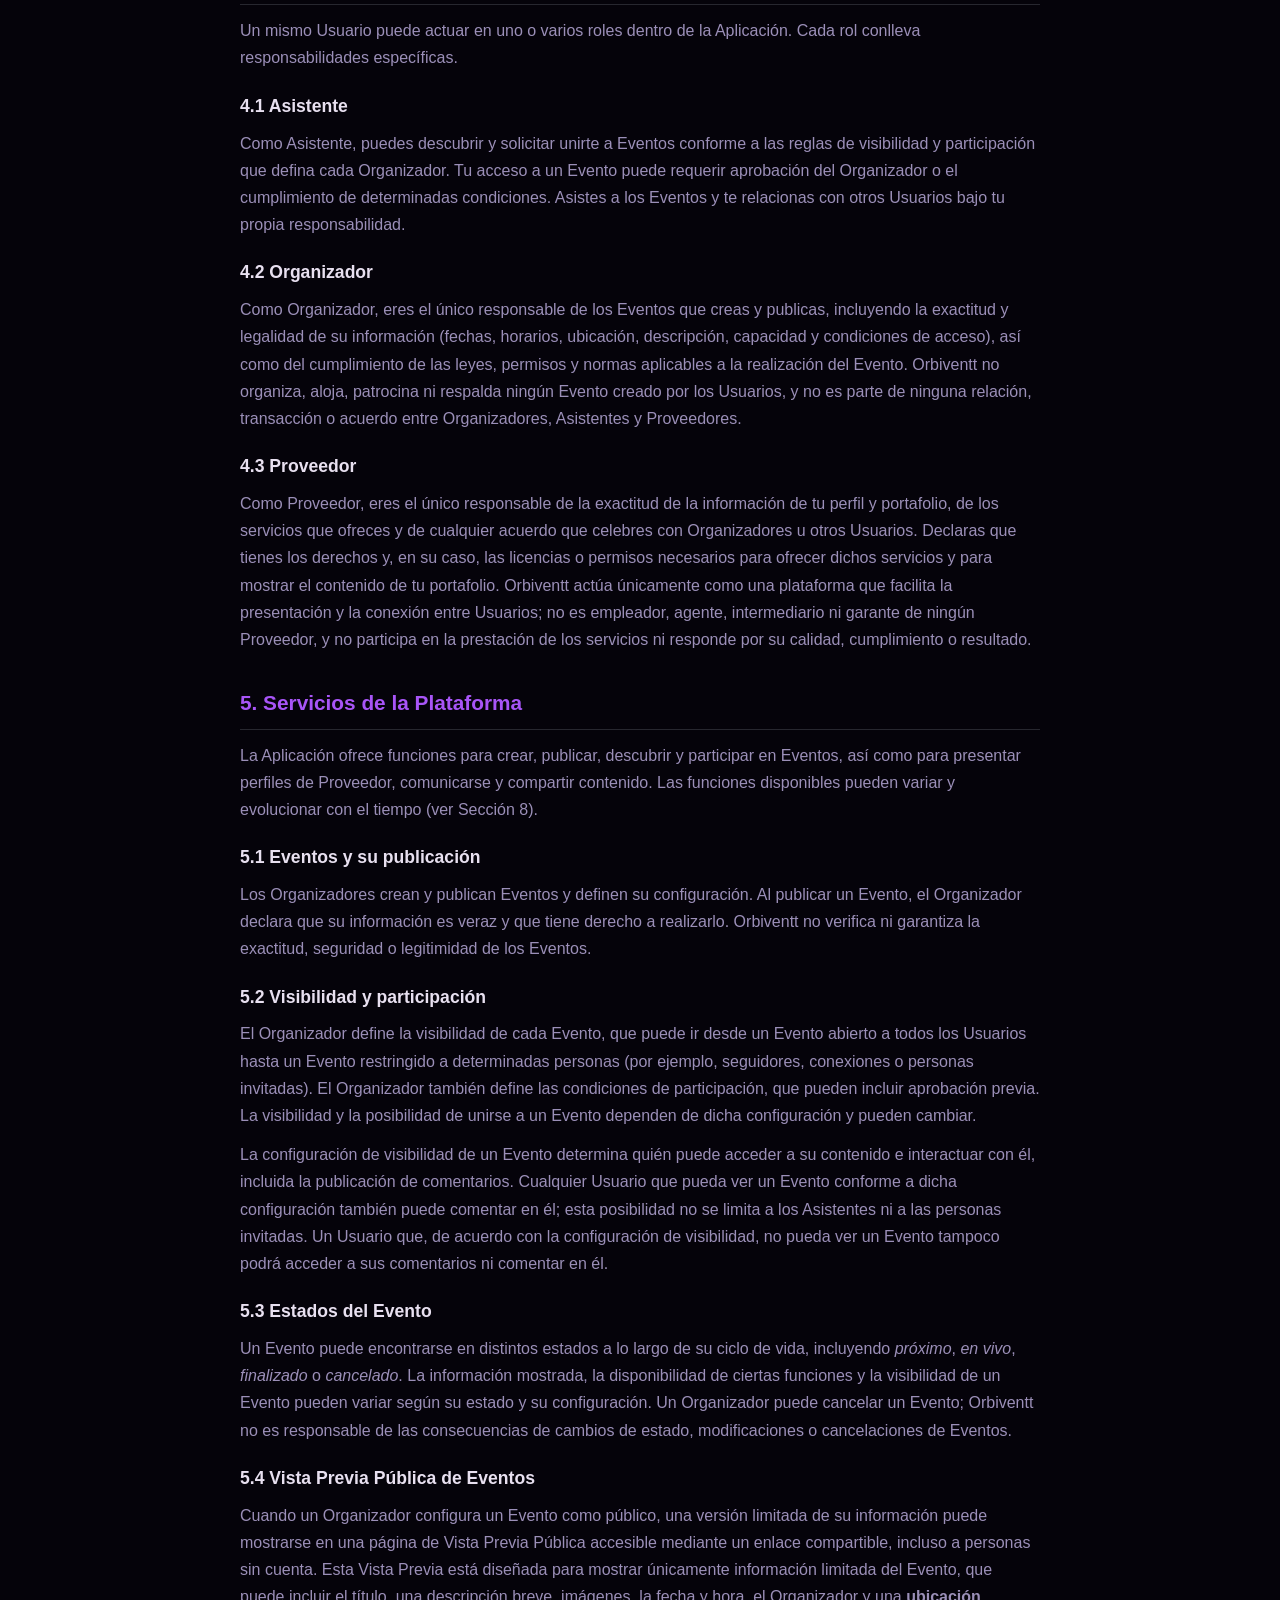
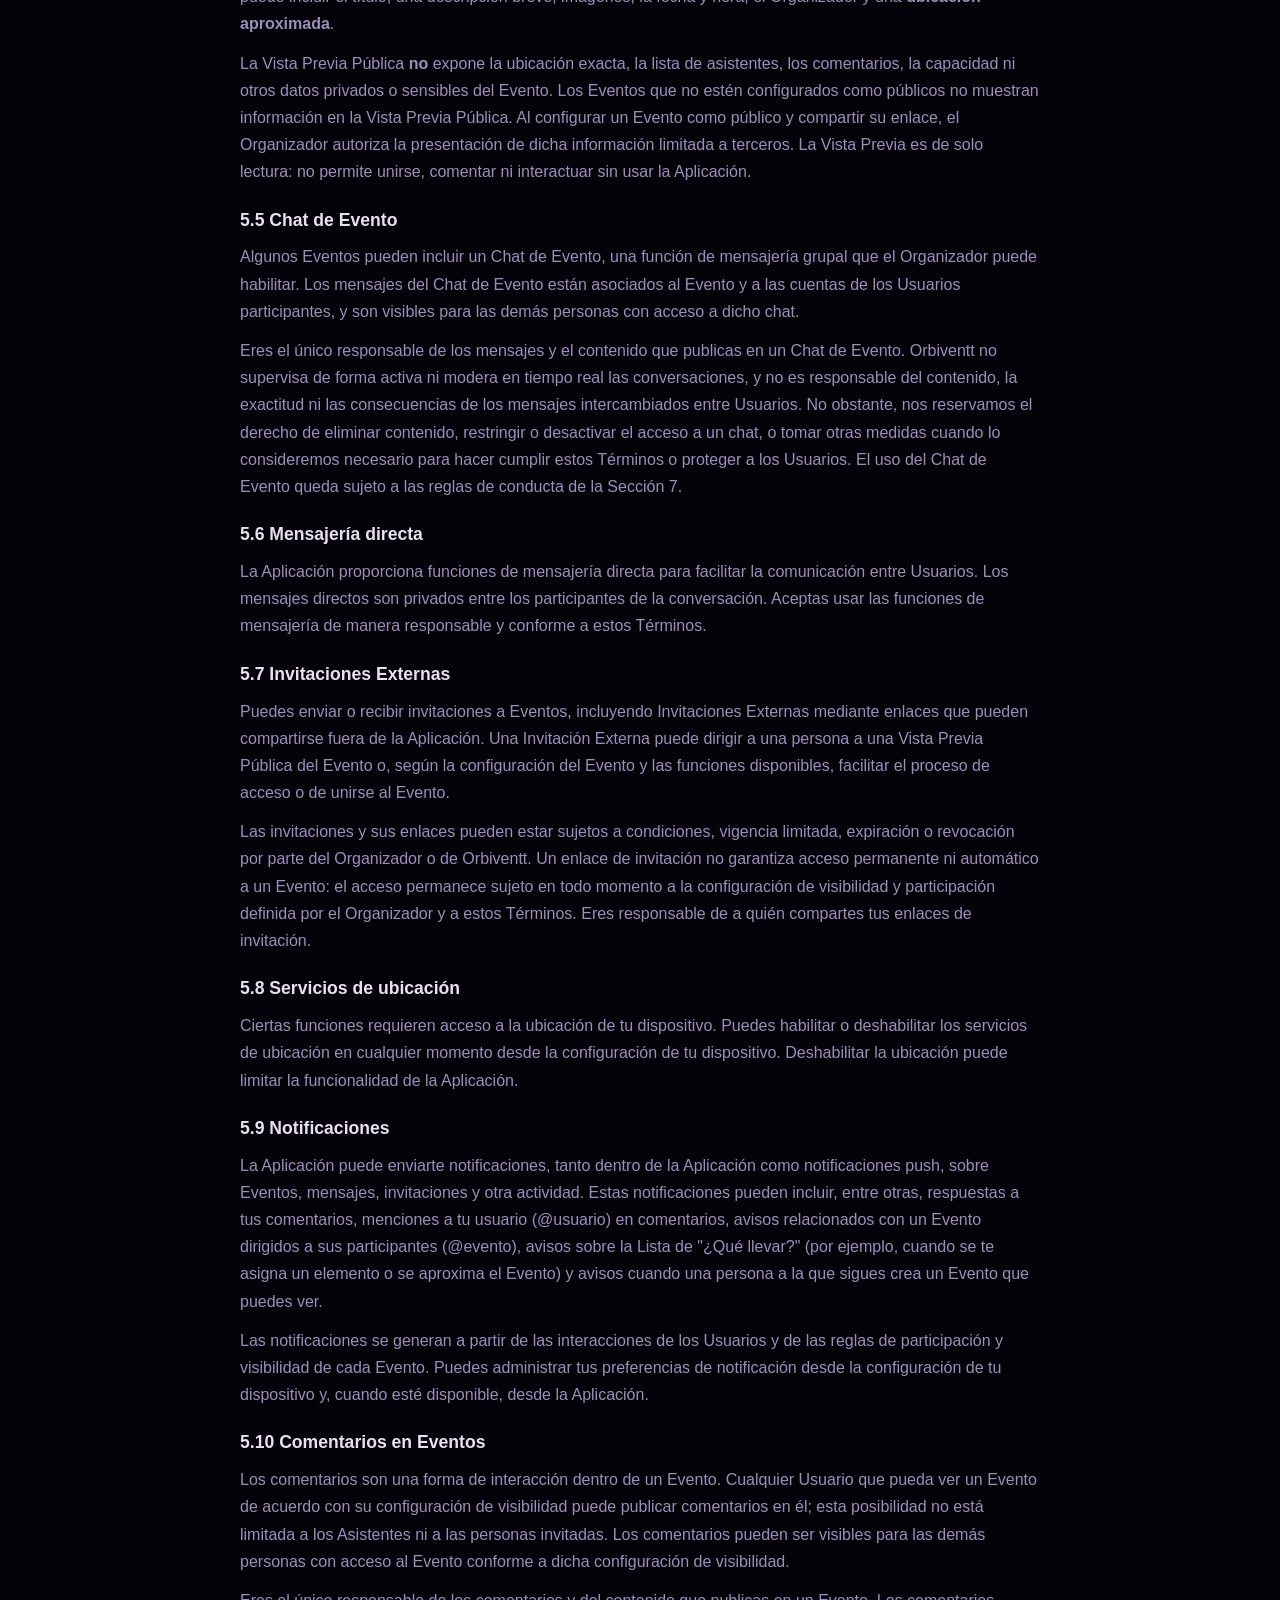
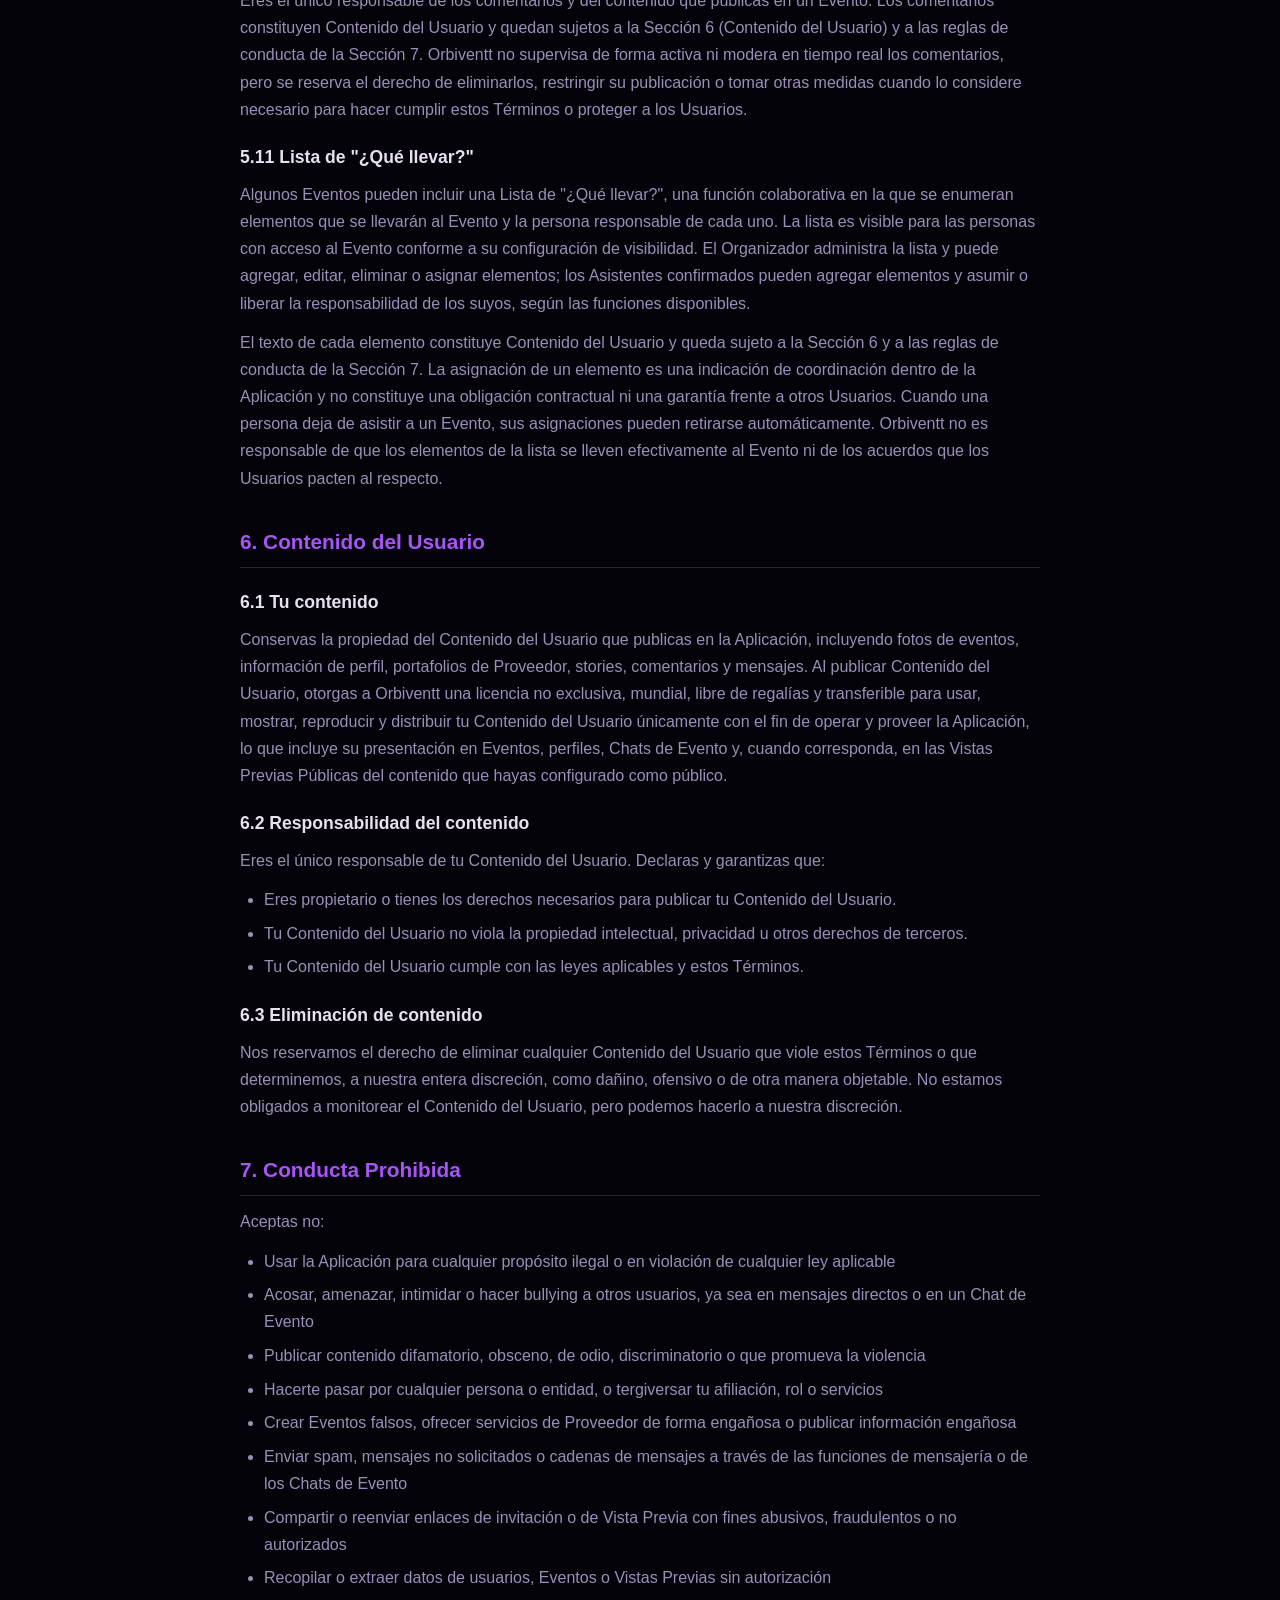
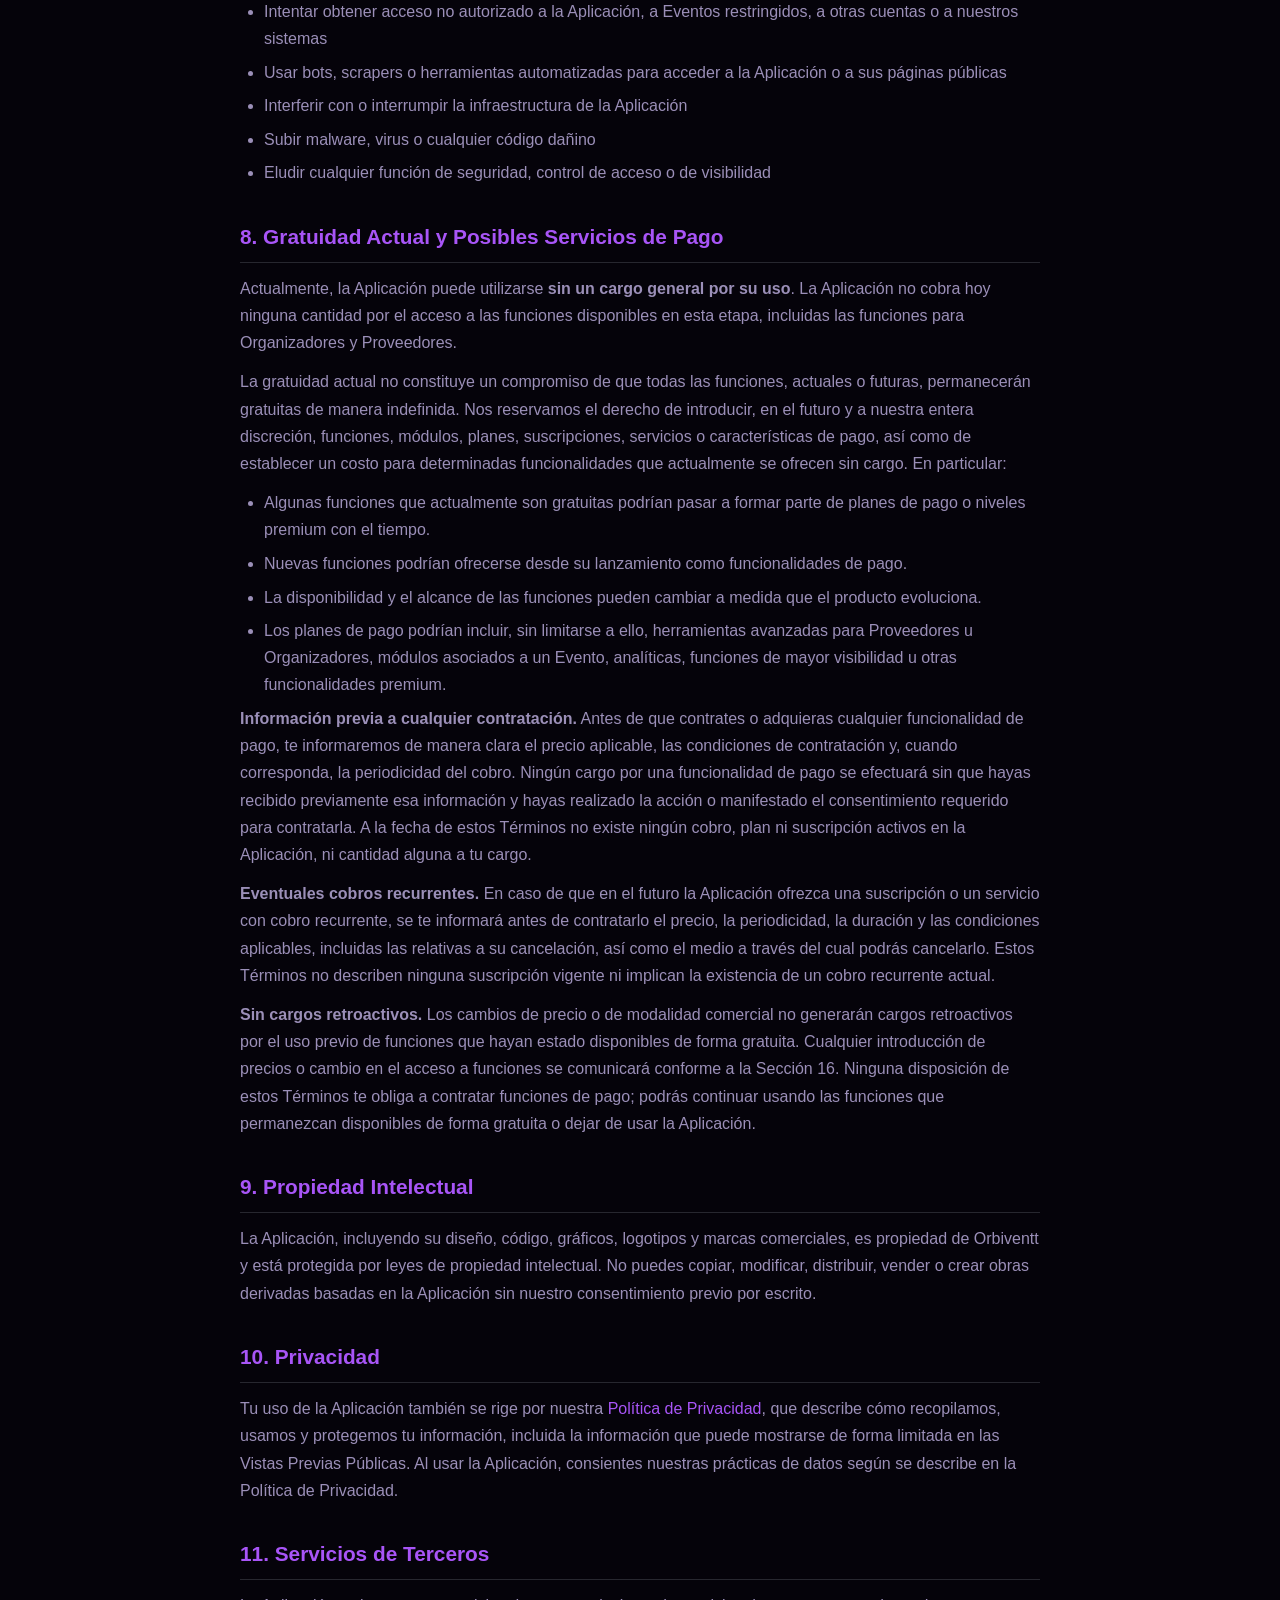
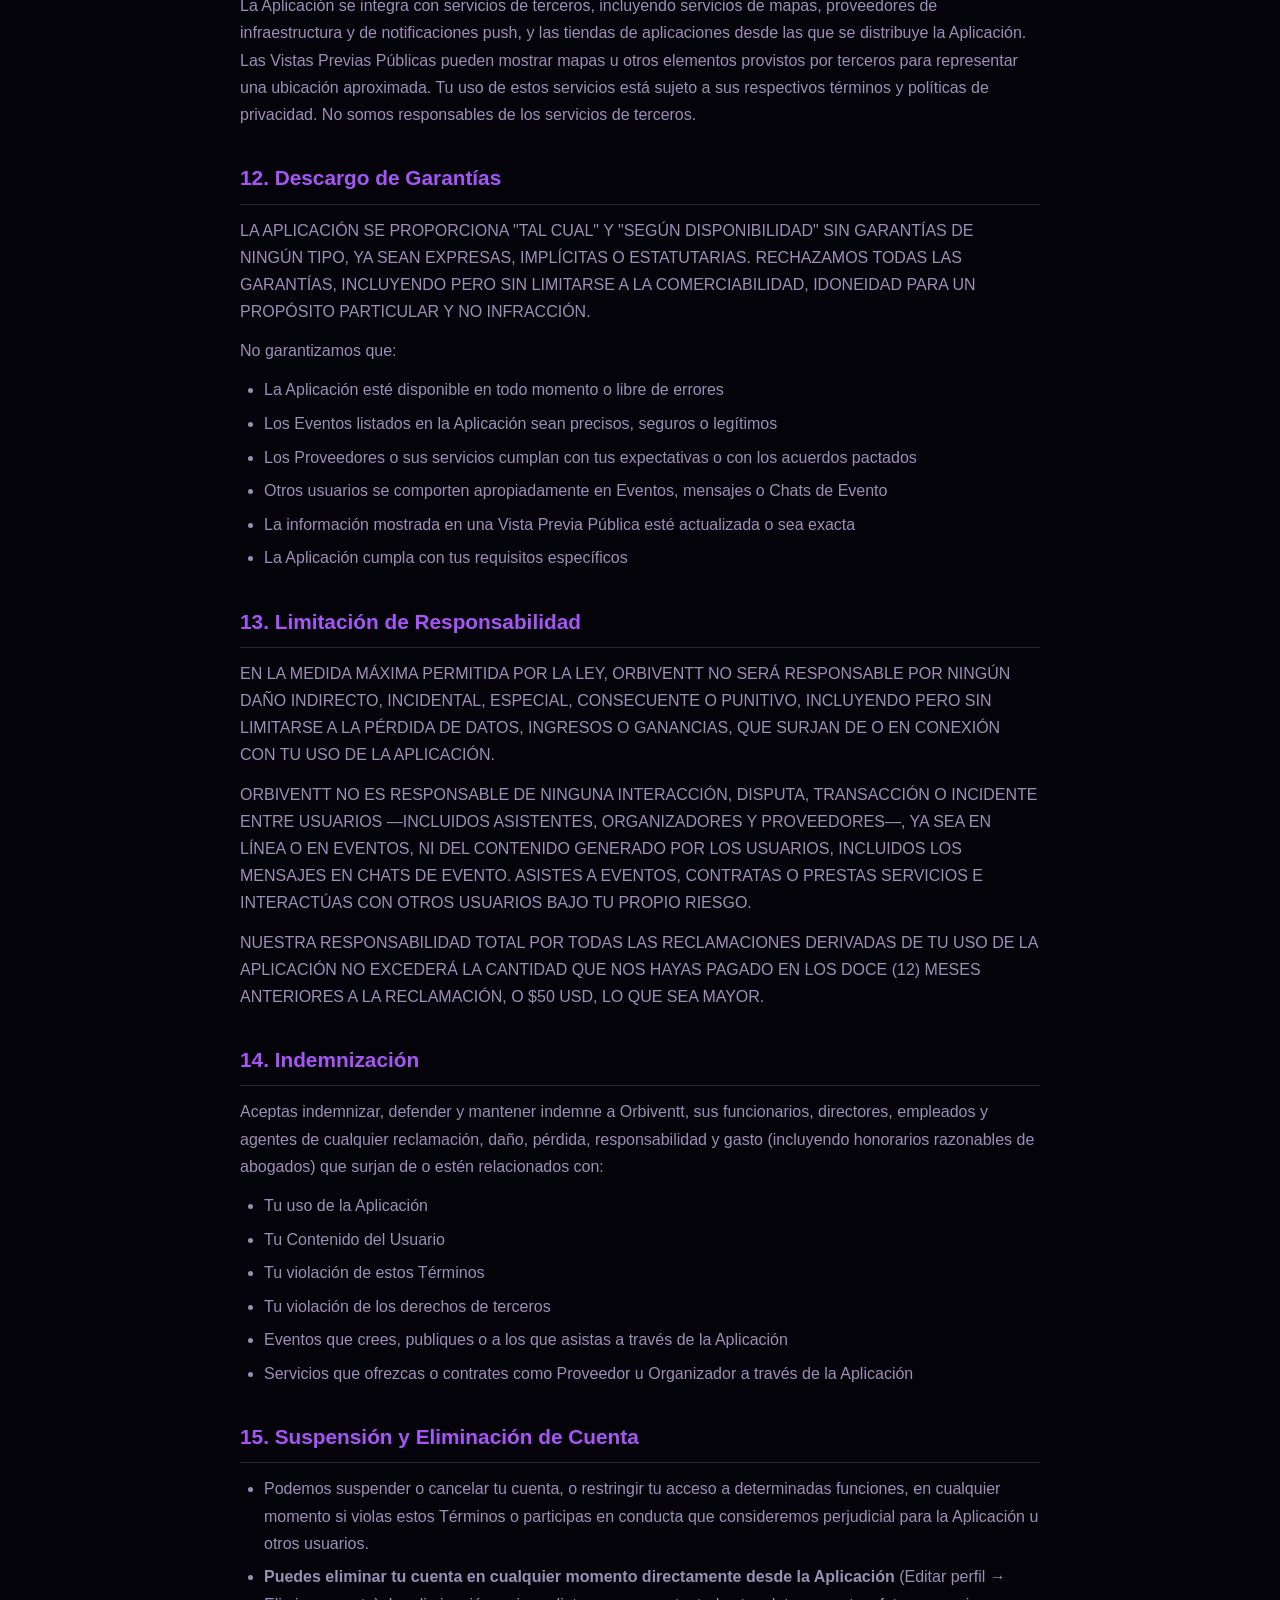
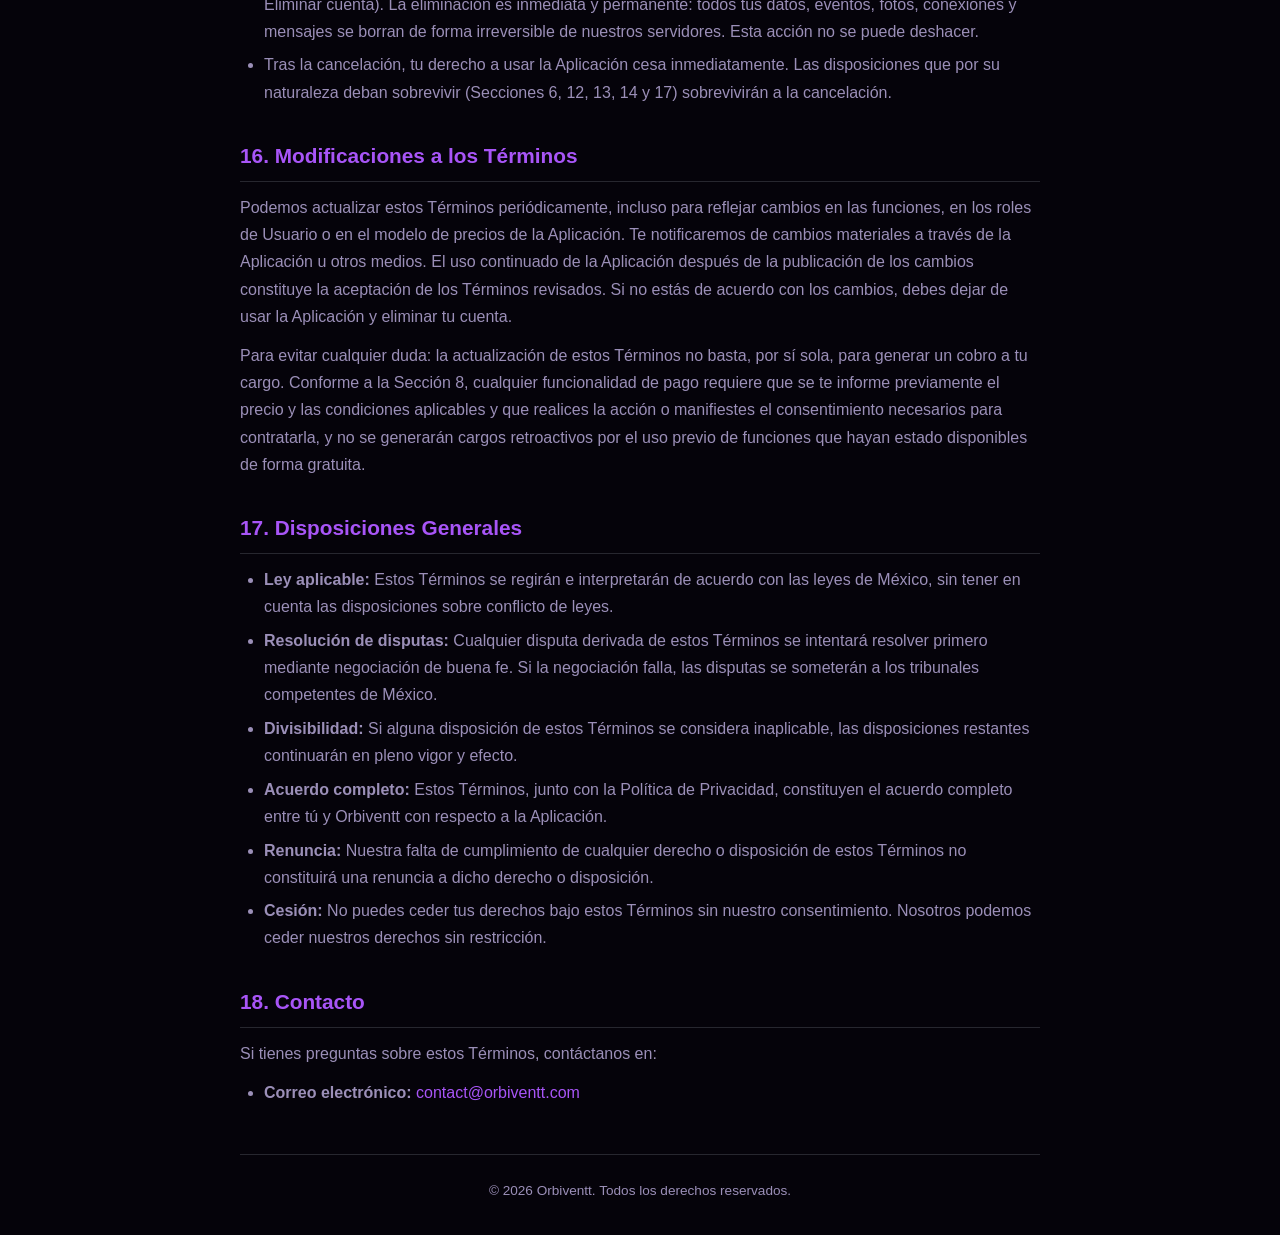
<file: terms-of-service.html>
<!DOCTYPE html>
<html lang="es-MX">
<head>
    <meta charset="UTF-8">
    <meta http-equiv="Content-Security-Policy" content="default-src 'self'; script-src 'none'; style-src 'unsafe-inline'; img-src 'self'; font-src 'self'; connect-src 'none'; frame-src 'none'; object-src 'none'; base-uri 'self'; form-action 'none'">
    <meta name="referrer" content="strict-origin-when-cross-origin">
    <meta name="viewport" content="width=device-width, initial-scale=1.0">
    <!-- ENV-SPECIFIC: deployment base path. Rewritten to "/" on promotion. -->
    <base href="/vyvent-legal/">
    <!-- ENV-SPECIFIC: DEV mirror only. Removed on promotion to production. -->
    <meta name="robots" content="noindex">
    <link rel="icon" type="image/png" href="assets/favicon.png">
    <title>Términos de Servicio — Orbiventt</title>
    <meta name="description" content="Términos de Servicio de Orbiventt: reglas y lineamientos para usar la red social de eventos en Android y iPhone.">
    <link rel="canonical" href="https://orbiventt.com/terms-of-service.html">
    <style>
        :root { --bg: #05030A; --surface: #15101F; --text: #E8E0F0; --muted: #9B8FB8; --primary: #A855F7; --accent: #EC4899; --accent-cyan: #22D3EE; --border: #27272F; }
        * { margin: 0; padding: 0; box-sizing: border-box; }
        body { font-family: -apple-system, BlinkMacSystemFont, 'Segoe UI', Roboto, sans-serif; background: var(--bg); color: var(--text); line-height: 1.7; padding: 2rem 1rem; }
        .container { max-width: 800px; margin: 0 auto; }
        h1 { font-size: 2rem; margin-bottom: 0.5rem; background: linear-gradient(135deg, var(--primary), var(--accent)); -webkit-background-clip: text; -webkit-text-fill-color: transparent; }
        h2 { font-size: 1.3rem; color: var(--primary); margin-top: 2rem; margin-bottom: 0.75rem; border-bottom: 1px solid var(--border); padding-bottom: 0.5rem; }
        h3 { font-size: 1.1rem; color: var(--text); margin-top: 1.25rem; margin-bottom: 0.5rem; }
        p, li { color: var(--muted); margin-bottom: 0.75rem; }
        ul, ol { padding-left: 1.5rem; }
        li { margin-bottom: 0.4rem; }
        .effective-date { color: var(--muted); font-size: 0.9rem; margin-bottom: 2rem; }
        a { color: var(--primary); text-decoration: none; }
        a:hover { text-decoration: underline; }
        .nav { margin-bottom: 2rem; }
        .nav a { margin-right: 1.5rem; font-weight: 500; }
        footer { margin-top: 3rem; padding-top: 1.5rem; border-top: 1px solid var(--border); color: var(--muted); font-size: 0.85rem; text-align: center; }
    </style>
</head>
<body>
    <div class="container">
        <nav class="nav">
            <a href="index.html">Inicio</a>
            <a href="privacy-policy.html">Privacidad</a>
            <a href="terms-of-service.html">Términos</a>
        </nav>

        <h1>Términos de Servicio</h1>
        <p class="effective-date">Fecha de vigencia: 4 de junio de 2026 &nbsp;|&nbsp; Última actualización: 11 de agosto de 2026</p>

        <p>Bienvenido a Orbiventt. Estos Términos de Servicio ("Términos") regulan tu acceso y uso de la aplicación móvil Orbiventt, así como de las páginas web públicas asociadas a ella (conjuntamente, la "Aplicación"), operadas por Orbiventt ("nosotros", "nos" o "nuestro"). Al crear una cuenta o usar la Aplicación, aceptas quedar vinculado por estos Términos. Si no estás de acuerdo, no uses la Aplicación.</p>

        <h2>1. Definiciones</h2>
        <ul>
            <li><strong>Aplicación:</strong> la aplicación móvil Orbiventt y las páginas web públicas relacionadas, incluyendo las páginas de vista previa de contenido.</li>
            <li><strong>Usuario:</strong> cualquier persona que acceda o use la Aplicación, con o sin cuenta registrada.</li>
            <li><strong>Asistente:</strong> Usuario que descubre eventos, solicita unirse a ellos o participa como invitado.</li>
            <li><strong>Organizador:</strong> Usuario que crea, configura y publica un evento en la Aplicación.</li>
            <li><strong>Proveedor:</strong> Usuario que ofrece servicios profesionales (por ejemplo, música, fotografía, banquetes, sonido, iluminación, espacios o decoración), mantiene un perfil de proveedor con un portafolio y puede participar en eventos por invitación de un Organizador.</li>
            <li><strong>Evento:</strong> la actividad creada por un Organizador en la Aplicación, con su información asociada (título, descripción, fecha, ubicación, configuración de visibilidad y participación).</li>
            <li><strong>Contenido del Usuario:</strong> cualquier material que publiques en la Aplicación, incluyendo fotos de eventos, información de perfil, portafolios, stories, comentarios y mensajes.</li>
            <li><strong>Chat de Evento:</strong> función de mensajería grupal asociada a un Evento específico, cuando el Organizador la habilita.</li>
            <li><strong>Lista de "¿Qué llevar?":</strong> lista colaborativa asociada a un Evento en la que se enumeran elementos que se llevarán al Evento y la persona responsable de cada uno.</li>
            <li><strong>Invitación Externa:</strong> invitación a un Evento que puede compartirse o recibirse mediante un enlace, incluso fuera de la Aplicación.</li>
            <li><strong>Vista Previa Pública:</strong> versión limitada y de solo lectura de la información de un Evento o de un perfil de Proveedor, accesible mediante un enlace compartible, incluso por personas sin cuenta.</li>
        </ul>

        <h2>2. Elegibilidad</h2>
        <ul>
            <li>Debes tener al menos 13 años de edad (o 16 en el Espacio Económico Europeo) para usar la Aplicación.</li>
            <li>Al usar la Aplicación, declaras que cumples con el requisito de edad mínima y tienes la capacidad legal para aceptar estos Términos.</li>
            <li>Si eres menor de 18 años, declaras que tu padre, madre o tutor legal ha revisado y aceptado estos Términos en tu nombre.</li>
        </ul>

        <h2>3. Registro de Cuenta</h2>
        <ul>
            <li>Puedes registrarte usando tu dirección de correo electrónico.</li>
            <li>Eres responsable de mantener la confidencialidad de las credenciales de tu cuenta.</li>
            <li>Aceptas proporcionar información precisa, actual y completa durante el registro y actualizarla cuando sea necesario.</li>
            <li>Eres responsable de toda la actividad que ocurra bajo tu cuenta.</li>
            <li>Debes notificarnos inmediatamente sobre cualquier uso no autorizado de tu cuenta.</li>
        </ul>

        <h2>4. Roles de Usuario</h2>
        <p>Un mismo Usuario puede actuar en uno o varios roles dentro de la Aplicación. Cada rol conlleva responsabilidades específicas.</p>

        <h3>4.1 Asistente</h3>
        <p>Como Asistente, puedes descubrir y solicitar unirte a Eventos conforme a las reglas de visibilidad y participación que defina cada Organizador. Tu acceso a un Evento puede requerir aprobación del Organizador o el cumplimiento de determinadas condiciones. Asistes a los Eventos y te relacionas con otros Usuarios bajo tu propia responsabilidad.</p>

        <h3>4.2 Organizador</h3>
        <p>Como Organizador, eres el único responsable de los Eventos que creas y publicas, incluyendo la exactitud y legalidad de su información (fechas, horarios, ubicación, descripción, capacidad y condiciones de acceso), así como del cumplimiento de las leyes, permisos y normas aplicables a la realización del Evento. Orbiventt no organiza, aloja, patrocina ni respalda ningún Evento creado por los Usuarios, y no es parte de ninguna relación, transacción o acuerdo entre Organizadores, Asistentes y Proveedores.</p>

        <h3>4.3 Proveedor</h3>
        <p>Como Proveedor, eres el único responsable de la exactitud de la información de tu perfil y portafolio, de los servicios que ofreces y de cualquier acuerdo que celebres con Organizadores u otros Usuarios. Declaras que tienes los derechos y, en su caso, las licencias o permisos necesarios para ofrecer dichos servicios y para mostrar el contenido de tu portafolio. Orbiventt actúa únicamente como una plataforma que facilita la presentación y la conexión entre Usuarios; no es empleador, agente, intermediario ni garante de ningún Proveedor, y no participa en la prestación de los servicios ni responde por su calidad, cumplimiento o resultado.</p>

        <h2>5. Servicios de la Plataforma</h2>
        <p>La Aplicación ofrece funciones para crear, publicar, descubrir y participar en Eventos, así como para presentar perfiles de Proveedor, comunicarse y compartir contenido. Las funciones disponibles pueden variar y evolucionar con el tiempo (ver Sección 8).</p>

        <h3>5.1 Eventos y su publicación</h3>
        <p>Los Organizadores crean y publican Eventos y definen su configuración. Al publicar un Evento, el Organizador declara que su información es veraz y que tiene derecho a realizarlo. Orbiventt no verifica ni garantiza la exactitud, seguridad o legitimidad de los Eventos.</p>

        <h3>5.2 Visibilidad y participación</h3>
        <p>El Organizador define la visibilidad de cada Evento, que puede ir desde un Evento abierto a todos los Usuarios hasta un Evento restringido a determinadas personas (por ejemplo, seguidores, conexiones o personas invitadas). El Organizador también define las condiciones de participación, que pueden incluir aprobación previa. La visibilidad y la posibilidad de unirse a un Evento dependen de dicha configuración y pueden cambiar.</p>
        <p>La configuración de visibilidad de un Evento determina quién puede acceder a su contenido e interactuar con él, incluida la publicación de comentarios. Cualquier Usuario que pueda ver un Evento conforme a dicha configuración también puede comentar en él; esta posibilidad no se limita a los Asistentes ni a las personas invitadas. Un Usuario que, de acuerdo con la configuración de visibilidad, no pueda ver un Evento tampoco podrá acceder a sus comentarios ni comentar en él.</p>

        <h3>5.3 Estados del Evento</h3>
        <p>Un Evento puede encontrarse en distintos estados a lo largo de su ciclo de vida, incluyendo <em>próximo</em>, <em>en vivo</em>, <em>finalizado</em> o <em>cancelado</em>. La información mostrada, la disponibilidad de ciertas funciones y la visibilidad de un Evento pueden variar según su estado y su configuración. Un Organizador puede cancelar un Evento; Orbiventt no es responsable de las consecuencias de cambios de estado, modificaciones o cancelaciones de Eventos.</p>

        <h3>5.4 Vista Previa Pública de Eventos</h3>
        <p>Cuando un Organizador configura un Evento como público, una versión limitada de su información puede mostrarse en una página de Vista Previa Pública accesible mediante un enlace compartible, incluso a personas sin cuenta. Esta Vista Previa está diseñada para mostrar únicamente información limitada del Evento, que puede incluir el título, una descripción breve, imágenes, la fecha y hora, el Organizador y una <strong>ubicación aproximada</strong>.</p>
        <p>La Vista Previa Pública <strong>no</strong> expone la ubicación exacta, la lista de asistentes, los comentarios, la capacidad ni otros datos privados o sensibles del Evento. Los Eventos que no estén configurados como públicos no muestran información en la Vista Previa Pública. Al configurar un Evento como público y compartir su enlace, el Organizador autoriza la presentación de dicha información limitada a terceros. La Vista Previa es de solo lectura: no permite unirse, comentar ni interactuar sin usar la Aplicación.</p>

        <h3>5.5 Chat de Evento</h3>
        <p>Algunos Eventos pueden incluir un Chat de Evento, una función de mensajería grupal que el Organizador puede habilitar. Los mensajes del Chat de Evento están asociados al Evento y a las cuentas de los Usuarios participantes, y son visibles para las demás personas con acceso a dicho chat.</p>
        <p>Eres el único responsable de los mensajes y el contenido que publicas en un Chat de Evento. Orbiventt no supervisa de forma activa ni modera en tiempo real las conversaciones, y no es responsable del contenido, la exactitud ni las consecuencias de los mensajes intercambiados entre Usuarios. No obstante, nos reservamos el derecho de eliminar contenido, restringir o desactivar el acceso a un chat, o tomar otras medidas cuando lo consideremos necesario para hacer cumplir estos Términos o proteger a los Usuarios. El uso del Chat de Evento queda sujeto a las reglas de conducta de la Sección 7.</p>

        <h3>5.6 Mensajería directa</h3>
        <p>La Aplicación proporciona funciones de mensajería directa para facilitar la comunicación entre Usuarios. Los mensajes directos son privados entre los participantes de la conversación. Aceptas usar las funciones de mensajería de manera responsable y conforme a estos Términos.</p>

        <h3>5.7 Invitaciones Externas</h3>
        <p>Puedes enviar o recibir invitaciones a Eventos, incluyendo Invitaciones Externas mediante enlaces que pueden compartirse fuera de la Aplicación. Una Invitación Externa puede dirigir a una persona a una Vista Previa Pública del Evento o, según la configuración del Evento y las funciones disponibles, facilitar el proceso de acceso o de unirse al Evento.</p>
        <p>Las invitaciones y sus enlaces pueden estar sujetos a condiciones, vigencia limitada, expiración o revocación por parte del Organizador o de Orbiventt. Un enlace de invitación no garantiza acceso permanente ni automático a un Evento: el acceso permanece sujeto en todo momento a la configuración de visibilidad y participación definida por el Organizador y a estos Términos. Eres responsable de a quién compartes tus enlaces de invitación.</p>

        <h3>5.8 Servicios de ubicación</h3>
        <p>Ciertas funciones requieren acceso a la ubicación de tu dispositivo. Puedes habilitar o deshabilitar los servicios de ubicación en cualquier momento desde la configuración de tu dispositivo. Deshabilitar la ubicación puede limitar la funcionalidad de la Aplicación.</p>

        <h3>5.9 Notificaciones</h3>
        <p>La Aplicación puede enviarte notificaciones, tanto dentro de la Aplicación como notificaciones push, sobre Eventos, mensajes, invitaciones y otra actividad. Estas notificaciones pueden incluir, entre otras, respuestas a tus comentarios, menciones a tu usuario (@usuario) en comentarios, avisos relacionados con un Evento dirigidos a sus participantes (@evento), avisos sobre la Lista de "¿Qué llevar?" (por ejemplo, cuando se te asigna un elemento o se aproxima el Evento) y avisos cuando una persona a la que sigues crea un Evento que puedes ver.</p>
        <p>Las notificaciones se generan a partir de las interacciones de los Usuarios y de las reglas de participación y visibilidad de cada Evento. Puedes administrar tus preferencias de notificación desde la configuración de tu dispositivo y, cuando esté disponible, desde la Aplicación.</p>

        <h3>5.10 Comentarios en Eventos</h3>
        <p>Los comentarios son una forma de interacción dentro de un Evento. Cualquier Usuario que pueda ver un Evento de acuerdo con su configuración de visibilidad puede publicar comentarios en él; esta posibilidad no está limitada a los Asistentes ni a las personas invitadas. Los comentarios pueden ser visibles para las demás personas con acceso al Evento conforme a dicha configuración de visibilidad.</p>
        <p>Eres el único responsable de los comentarios y del contenido que publicas en un Evento. Los comentarios constituyen Contenido del Usuario y quedan sujetos a la Sección 6 (Contenido del Usuario) y a las reglas de conducta de la Sección 7. Orbiventt no supervisa de forma activa ni modera en tiempo real los comentarios, pero se reserva el derecho de eliminarlos, restringir su publicación o tomar otras medidas cuando lo considere necesario para hacer cumplir estos Términos o proteger a los Usuarios.</p>

        <h3>5.11 Lista de "¿Qué llevar?"</h3>
        <p>Algunos Eventos pueden incluir una Lista de "¿Qué llevar?", una función colaborativa en la que se enumeran elementos que se llevarán al Evento y la persona responsable de cada uno. La lista es visible para las personas con acceso al Evento conforme a su configuración de visibilidad. El Organizador administra la lista y puede agregar, editar, eliminar o asignar elementos; los Asistentes confirmados pueden agregar elementos y asumir o liberar la responsabilidad de los suyos, según las funciones disponibles.</p>
        <p>El texto de cada elemento constituye Contenido del Usuario y queda sujeto a la Sección 6 y a las reglas de conducta de la Sección 7. La asignación de un elemento es una indicación de coordinación dentro de la Aplicación y no constituye una obligación contractual ni una garantía frente a otros Usuarios. Cuando una persona deja de asistir a un Evento, sus asignaciones pueden retirarse automáticamente. Orbiventt no es responsable de que los elementos de la lista se lleven efectivamente al Evento ni de los acuerdos que los Usuarios pacten al respecto.</p>

        <h2>6. Contenido del Usuario</h2>

        <h3>6.1 Tu contenido</h3>
        <p>Conservas la propiedad del Contenido del Usuario que publicas en la Aplicación, incluyendo fotos de eventos, información de perfil, portafolios de Proveedor, stories, comentarios y mensajes. Al publicar Contenido del Usuario, otorgas a Orbiventt una licencia no exclusiva, mundial, libre de regalías y transferible para usar, mostrar, reproducir y distribuir tu Contenido del Usuario únicamente con el fin de operar y proveer la Aplicación, lo que incluye su presentación en Eventos, perfiles, Chats de Evento y, cuando corresponda, en las Vistas Previas Públicas del contenido que hayas configurado como público.</p>

        <h3>6.2 Responsabilidad del contenido</h3>
        <p>Eres el único responsable de tu Contenido del Usuario. Declaras y garantizas que:</p>
        <ul>
            <li>Eres propietario o tienes los derechos necesarios para publicar tu Contenido del Usuario.</li>
            <li>Tu Contenido del Usuario no viola la propiedad intelectual, privacidad u otros derechos de terceros.</li>
            <li>Tu Contenido del Usuario cumple con las leyes aplicables y estos Términos.</li>
        </ul>

        <h3>6.3 Eliminación de contenido</h3>
        <p>Nos reservamos el derecho de eliminar cualquier Contenido del Usuario que viole estos Términos o que determinemos, a nuestra entera discreción, como dañino, ofensivo o de otra manera objetable. No estamos obligados a monitorear el Contenido del Usuario, pero podemos hacerlo a nuestra discreción.</p>

        <h2>7. Conducta Prohibida</h2>
        <p>Aceptas no:</p>
        <ul>
            <li>Usar la Aplicación para cualquier propósito ilegal o en violación de cualquier ley aplicable</li>
            <li>Acosar, amenazar, intimidar o hacer bullying a otros usuarios, ya sea en mensajes directos o en un Chat de Evento</li>
            <li>Publicar contenido difamatorio, obsceno, de odio, discriminatorio o que promueva la violencia</li>
            <li>Hacerte pasar por cualquier persona o entidad, o tergiversar tu afiliación, rol o servicios</li>
            <li>Crear Eventos falsos, ofrecer servicios de Proveedor de forma engañosa o publicar información engañosa</li>
            <li>Enviar spam, mensajes no solicitados o cadenas de mensajes a través de las funciones de mensajería o de los Chats de Evento</li>
            <li>Compartir o reenviar enlaces de invitación o de Vista Previa con fines abusivos, fraudulentos o no autorizados</li>
            <li>Recopilar o extraer datos de usuarios, Eventos o Vistas Previas sin autorización</li>
            <li>Intentar obtener acceso no autorizado a la Aplicación, a Eventos restringidos, a otras cuentas o a nuestros sistemas</li>
            <li>Usar bots, scrapers o herramientas automatizadas para acceder a la Aplicación o a sus páginas públicas</li>
            <li>Interferir con o interrumpir la infraestructura de la Aplicación</li>
            <li>Subir malware, virus o cualquier código dañino</li>
            <li>Eludir cualquier función de seguridad, control de acceso o de visibilidad</li>
        </ul>

        <h2>8. Gratuidad Actual y Posibles Servicios de Pago</h2>
        <p>Actualmente, la Aplicación puede utilizarse <strong>sin un cargo general por su uso</strong>. La Aplicación no cobra hoy ninguna cantidad por el acceso a las funciones disponibles en esta etapa, incluidas las funciones para Organizadores y Proveedores.</p>
        <p>La gratuidad actual no constituye un compromiso de que todas las funciones, actuales o futuras, permanecerán gratuitas de manera indefinida. Nos reservamos el derecho de introducir, en el futuro y a nuestra entera discreción, funciones, módulos, planes, suscripciones, servicios o características de pago, así como de establecer un costo para determinadas funcionalidades que actualmente se ofrecen sin cargo. En particular:</p>
        <ul>
            <li>Algunas funciones que actualmente son gratuitas podrían pasar a formar parte de planes de pago o niveles premium con el tiempo.</li>
            <li>Nuevas funciones podrían ofrecerse desde su lanzamiento como funcionalidades de pago.</li>
            <li>La disponibilidad y el alcance de las funciones pueden cambiar a medida que el producto evoluciona.</li>
            <li>Los planes de pago podrían incluir, sin limitarse a ello, herramientas avanzadas para Proveedores u Organizadores, módulos asociados a un Evento, analíticas, funciones de mayor visibilidad u otras funcionalidades premium.</li>
        </ul>
        <p><strong>Información previa a cualquier contratación.</strong> Antes de que contrates o adquieras cualquier funcionalidad de pago, te informaremos de manera clara el precio aplicable, las condiciones de contratación y, cuando corresponda, la periodicidad del cobro. Ningún cargo por una funcionalidad de pago se efectuará sin que hayas recibido previamente esa información y hayas realizado la acción o manifestado el consentimiento requerido para contratarla. A la fecha de estos Términos no existe ningún cobro, plan ni suscripción activos en la Aplicación, ni cantidad alguna a tu cargo.</p>
        <p><strong>Eventuales cobros recurrentes.</strong> En caso de que en el futuro la Aplicación ofrezca una suscripción o un servicio con cobro recurrente, se te informará antes de contratarlo el precio, la periodicidad, la duración y las condiciones aplicables, incluidas las relativas a su cancelación, así como el medio a través del cual podrás cancelarlo. Estos Términos no describen ninguna suscripción vigente ni implican la existencia de un cobro recurrente actual.</p>
        <p><strong>Sin cargos retroactivos.</strong> Los cambios de precio o de modalidad comercial no generarán cargos retroactivos por el uso previo de funciones que hayan estado disponibles de forma gratuita. Cualquier introducción de precios o cambio en el acceso a funciones se comunicará conforme a la Sección 16. Ninguna disposición de estos Términos te obliga a contratar funciones de pago; podrás continuar usando las funciones que permanezcan disponibles de forma gratuita o dejar de usar la Aplicación.</p>

        <h2>9. Propiedad Intelectual</h2>
        <p>La Aplicación, incluyendo su diseño, código, gráficos, logotipos y marcas comerciales, es propiedad de Orbiventt y está protegida por leyes de propiedad intelectual. No puedes copiar, modificar, distribuir, vender o crear obras derivadas basadas en la Aplicación sin nuestro consentimiento previo por escrito.</p>

        <h2>10. Privacidad</h2>
        <p>Tu uso de la Aplicación también se rige por nuestra <a href="privacy-policy.html">Política de Privacidad</a>, que describe cómo recopilamos, usamos y protegemos tu información, incluida la información que puede mostrarse de forma limitada en las Vistas Previas Públicas. Al usar la Aplicación, consientes nuestras prácticas de datos según se describe en la Política de Privacidad.</p>

        <h2>11. Servicios de Terceros</h2>
        <p>La Aplicación se integra con servicios de terceros, incluyendo servicios de mapas, proveedores de infraestructura y de notificaciones push, y las tiendas de aplicaciones desde las que se distribuye la Aplicación. Las Vistas Previas Públicas pueden mostrar mapas u otros elementos provistos por terceros para representar una ubicación aproximada. Tu uso de estos servicios está sujeto a sus respectivos términos y políticas de privacidad. No somos responsables de los servicios de terceros.</p>

        <h2>12. Descargo de Garantías</h2>
        <p>LA APLICACIÓN SE PROPORCIONA "TAL CUAL" Y "SEGÚN DISPONIBILIDAD" SIN GARANTÍAS DE NINGÚN TIPO, YA SEAN EXPRESAS, IMPLÍCITAS O ESTATUTARIAS. RECHAZAMOS TODAS LAS GARANTÍAS, INCLUYENDO PERO SIN LIMITARSE A LA COMERCIABILIDAD, IDONEIDAD PARA UN PROPÓSITO PARTICULAR Y NO INFRACCIÓN.</p>
        <p>No garantizamos que:</p>
        <ul>
            <li>La Aplicación esté disponible en todo momento o libre de errores</li>
            <li>Los Eventos listados en la Aplicación sean precisos, seguros o legítimos</li>
            <li>Los Proveedores o sus servicios cumplan con tus expectativas o con los acuerdos pactados</li>
            <li>Otros usuarios se comporten apropiadamente en Eventos, mensajes o Chats de Evento</li>
            <li>La información mostrada en una Vista Previa Pública esté actualizada o sea exacta</li>
            <li>La Aplicación cumpla con tus requisitos específicos</li>
        </ul>

        <h2>13. Limitación de Responsabilidad</h2>
        <p>EN LA MEDIDA MÁXIMA PERMITIDA POR LA LEY, ORBIVENTT NO SERÁ RESPONSABLE POR NINGÚN DAÑO INDIRECTO, INCIDENTAL, ESPECIAL, CONSECUENTE O PUNITIVO, INCLUYENDO PERO SIN LIMITARSE A LA PÉRDIDA DE DATOS, INGRESOS O GANANCIAS, QUE SURJAN DE O EN CONEXIÓN CON TU USO DE LA APLICACIÓN.</p>
        <p>ORBIVENTT NO ES RESPONSABLE DE NINGUNA INTERACCIÓN, DISPUTA, TRANSACCIÓN O INCIDENTE ENTRE USUARIOS —INCLUIDOS ASISTENTES, ORGANIZADORES Y PROVEEDORES—, YA SEA EN LÍNEA O EN EVENTOS, NI DEL CONTENIDO GENERADO POR LOS USUARIOS, INCLUIDOS LOS MENSAJES EN CHATS DE EVENTO. ASISTES A EVENTOS, CONTRATAS O PRESTAS SERVICIOS E INTERACTÚAS CON OTROS USUARIOS BAJO TU PROPIO RIESGO.</p>
        <p>NUESTRA RESPONSABILIDAD TOTAL POR TODAS LAS RECLAMACIONES DERIVADAS DE TU USO DE LA APLICACIÓN NO EXCEDERÁ LA CANTIDAD QUE NOS HAYAS PAGADO EN LOS DOCE (12) MESES ANTERIORES A LA RECLAMACIÓN, O $50 USD, LO QUE SEA MAYOR.</p>

        <h2>14. Indemnización</h2>
        <p>Aceptas indemnizar, defender y mantener indemne a Orbiventt, sus funcionarios, directores, empleados y agentes de cualquier reclamación, daño, pérdida, responsabilidad y gasto (incluyendo honorarios razonables de abogados) que surjan de o estén relacionados con:</p>
        <ul>
            <li>Tu uso de la Aplicación</li>
            <li>Tu Contenido del Usuario</li>
            <li>Tu violación de estos Términos</li>
            <li>Tu violación de los derechos de terceros</li>
            <li>Eventos que crees, publiques o a los que asistas a través de la Aplicación</li>
            <li>Servicios que ofrezcas o contrates como Proveedor u Organizador a través de la Aplicación</li>
        </ul>

        <h2>15. Suspensión y Eliminación de Cuenta</h2>
        <ul>
            <li>Podemos suspender o cancelar tu cuenta, o restringir tu acceso a determinadas funciones, en cualquier momento si violas estos Términos o participas en conducta que consideremos perjudicial para la Aplicación u otros usuarios.</li>
            <li><strong>Puedes eliminar tu cuenta en cualquier momento directamente desde la Aplicación</strong> (Editar perfil → Eliminar cuenta). La eliminación es inmediata y permanente: todos tus datos, eventos, fotos, conexiones y mensajes se borran de forma irreversible de nuestros servidores. Esta acción no se puede deshacer.</li>
            <li>Tras la cancelación, tu derecho a usar la Aplicación cesa inmediatamente. Las disposiciones que por su naturaleza deban sobrevivir (Secciones 6, 12, 13, 14 y 17) sobrevivirán a la cancelación.</li>
        </ul>

        <h2>16. Modificaciones a los Términos</h2>
        <p>Podemos actualizar estos Términos periódicamente, incluso para reflejar cambios en las funciones, en los roles de Usuario o en el modelo de precios de la Aplicación. Te notificaremos de cambios materiales a través de la Aplicación u otros medios. El uso continuado de la Aplicación después de la publicación de los cambios constituye la aceptación de los Términos revisados. Si no estás de acuerdo con los cambios, debes dejar de usar la Aplicación y eliminar tu cuenta.</p>
        <p>Para evitar cualquier duda: la actualización de estos Términos no basta, por sí sola, para generar un cobro a tu cargo. Conforme a la Sección 8, cualquier funcionalidad de pago requiere que se te informe previamente el precio y las condiciones aplicables y que realices la acción o manifiestes el consentimiento necesarios para contratarla, y no se generarán cargos retroactivos por el uso previo de funciones que hayan estado disponibles de forma gratuita.</p>

        <h2>17. Disposiciones Generales</h2>
        <ul>
            <li><strong>Ley aplicable:</strong> Estos Términos se regirán e interpretarán de acuerdo con las leyes de México, sin tener en cuenta las disposiciones sobre conflicto de leyes.</li>
            <li><strong>Resolución de disputas:</strong> Cualquier disputa derivada de estos Términos se intentará resolver primero mediante negociación de buena fe. Si la negociación falla, las disputas se someterán a los tribunales competentes de México.</li>
            <li><strong>Divisibilidad:</strong> Si alguna disposición de estos Términos se considera inaplicable, las disposiciones restantes continuarán en pleno vigor y efecto.</li>
            <li><strong>Acuerdo completo:</strong> Estos Términos, junto con la Política de Privacidad, constituyen el acuerdo completo entre tú y Orbiventt con respecto a la Aplicación.</li>
            <li><strong>Renuncia:</strong> Nuestra falta de cumplimiento de cualquier derecho o disposición de estos Términos no constituirá una renuncia a dicho derecho o disposición.</li>
            <li><strong>Cesión:</strong> No puedes ceder tus derechos bajo estos Términos sin nuestro consentimiento. Nosotros podemos ceder nuestros derechos sin restricción.</li>
        </ul>

        <h2>18. Contacto</h2>
        <p>Si tienes preguntas sobre estos Términos, contáctanos en:</p>
        <ul>
            <li><strong>Correo electrónico:</strong> <a href="mailto:contact@orbiventt.com">contact@orbiventt.com</a></li>
        </ul>

        <footer>
            &copy; 2026 Orbiventt. Todos los derechos reservados.
        </footer>
    </div>
</body>
</html>
</file>
